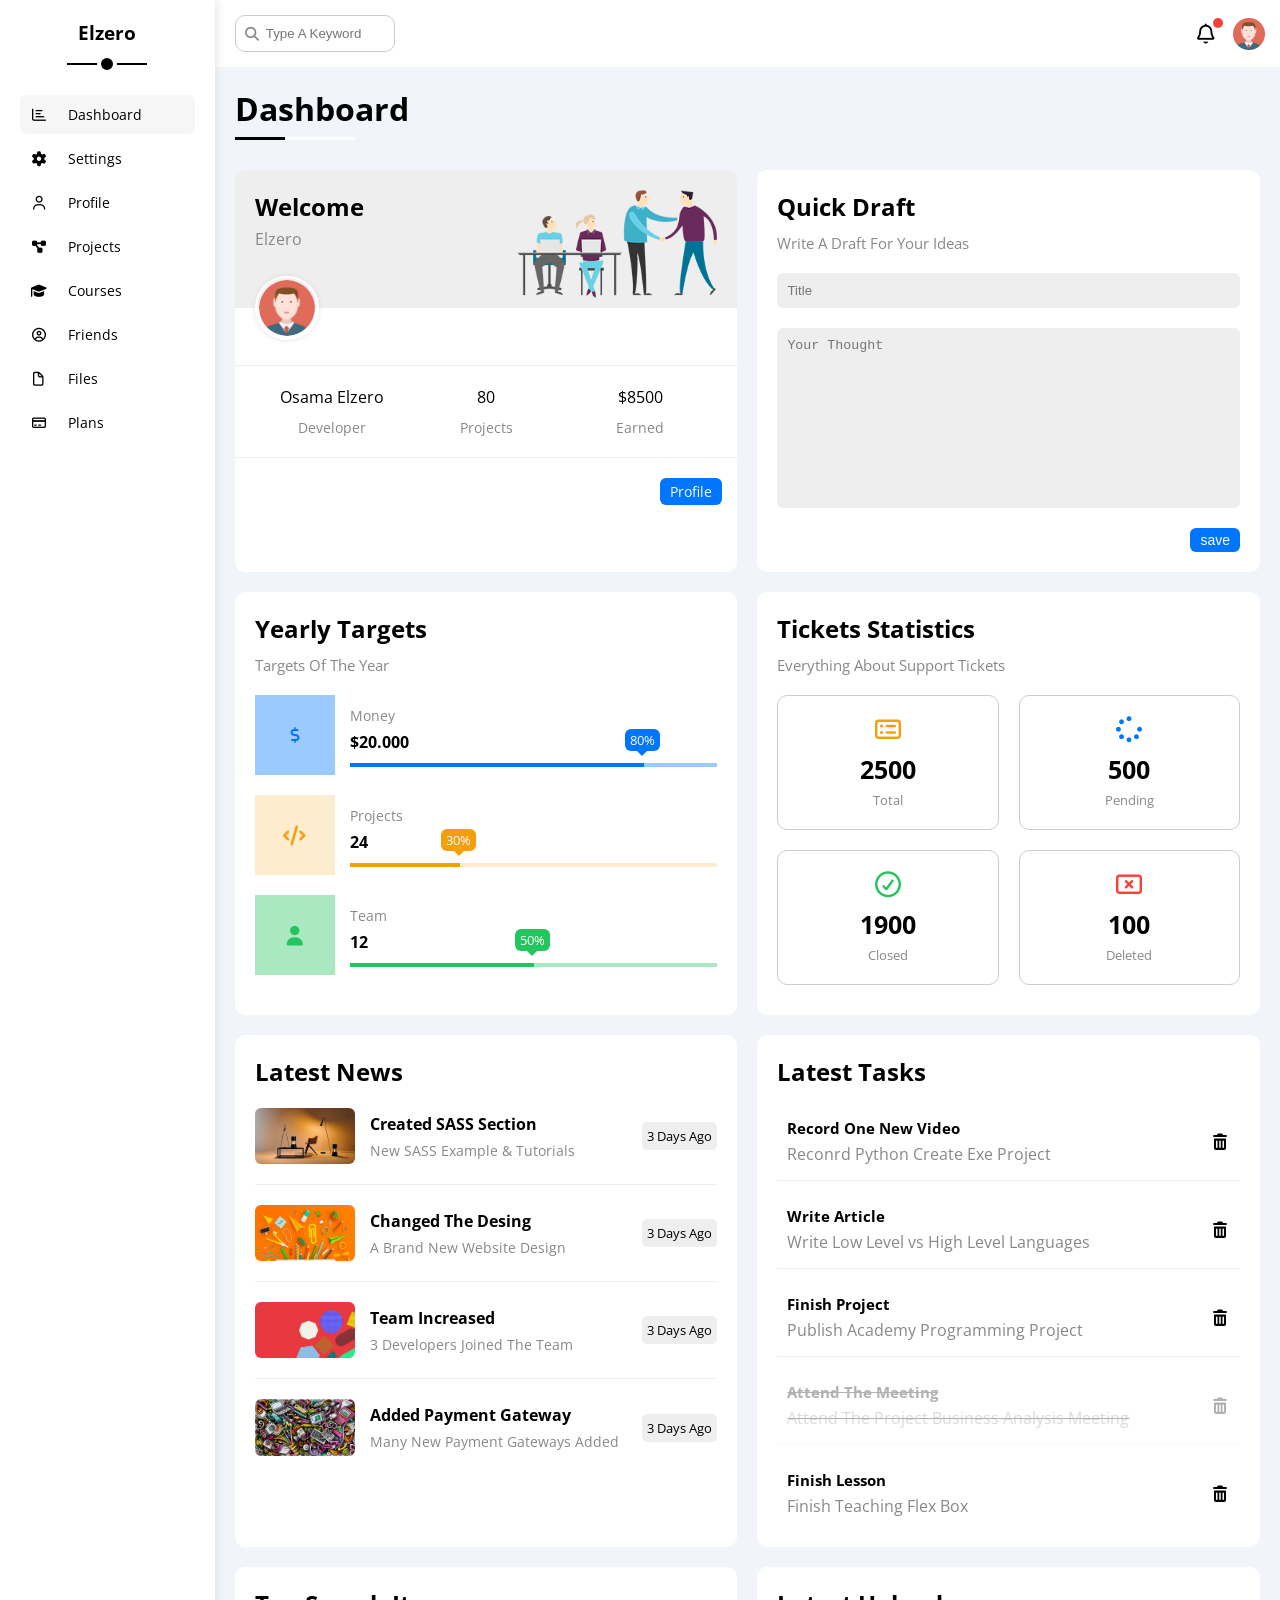
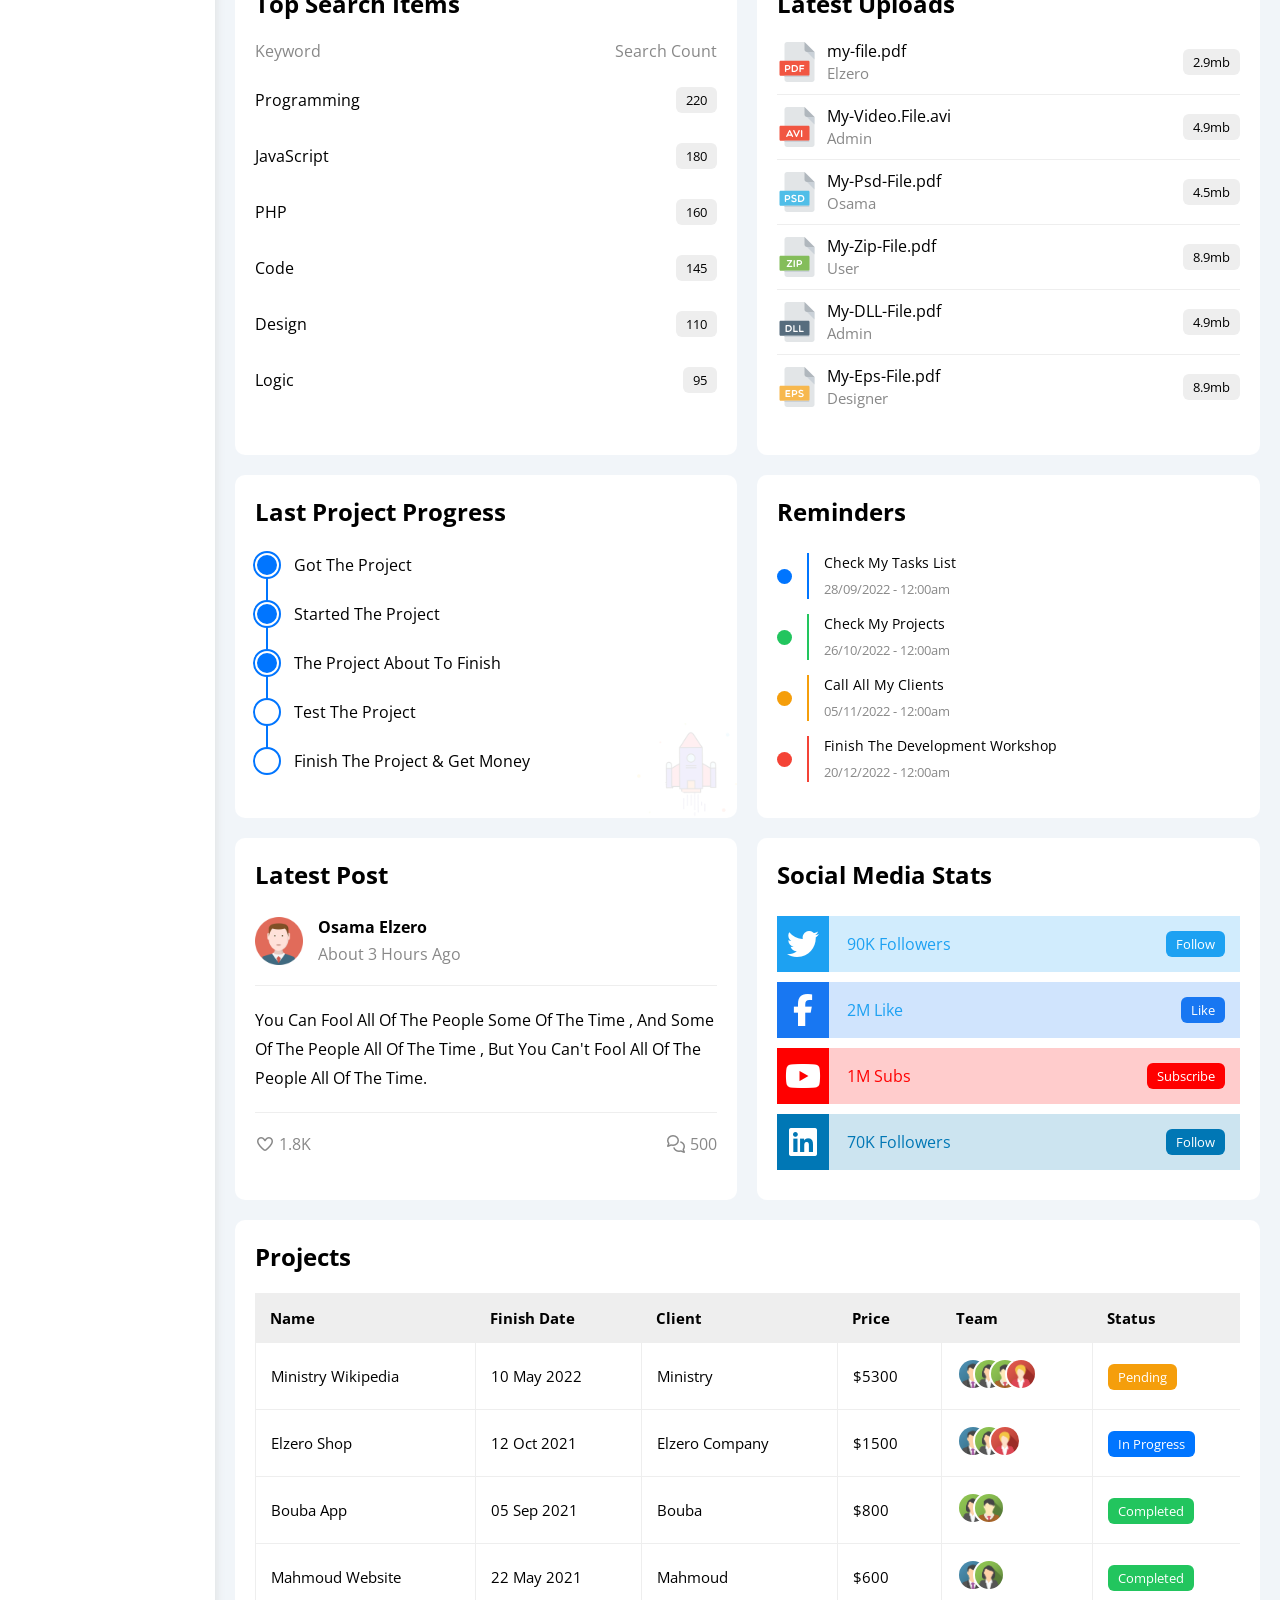
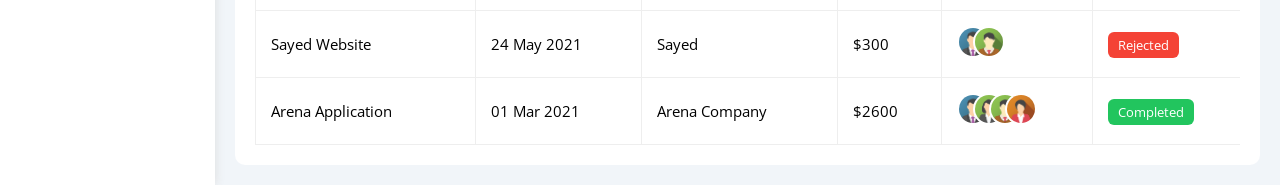
<file: index.html>
<!DOCTYPE html>
<html lang="en">
<head>
    <meta charset="UTF-8">
    <meta name="viewport" content="width=device-width, initial-scale=1.0">
    <title>Dashboard</title>
    <!-- Style Sheets -->
    <!-- Web Fonts -->
    <link rel="stylesheet" href="css/all.min.css">
    <!-- Framework Sheet -->
    <link rel="stylesheet" href="css/framework.css">
    <!-- Master CSS File -->
    <link rel="stylesheet" href="css/master.css">
    <!-- Google Fonts -->
    <link rel="preconnect" href="https://fonts.googleapis.com">
    <link rel="preconnect" href="https://fonts.gstatic.com" crossorigin>
    <link href="https://fonts.googleapis.com/css2?family=Open+Sans:ital,wght@0,300..800;1,300..800&display=swap" rel="stylesheet">
</head>
<body>
    <div class="page d-flex">
        <div class="sidebar bg-white p-20 p-relative">
            <h3 class="p-relative txt-c mt-0">Elzero</h3>
            <ul>
                <li>
                    <a class="active d-flex align-center fs-14 c-black rad-6 p-10" href="index.html">
                        <i class="fa-regular fa-chart-bar fa-fw"></i>
                        <span>Dashboard</span>
                    </a>
                </li>
                <li>
                    <a class="d-flex align-center fs-14 c-black rad-6 p-10" href="settings.html">
                        <i class="fa-solid fa-gear fa-fw"></i>
                        <span>Settings</span>
                    </a>
                </li>
                <li>
                    <a class="d-flex align-center fs-14 c-black rad-6 p-10" href="profile.html">
                        <i class="fa-regular fa-user fa-fw"></i>
                        <span>Profile</span>
                    </a>
                </li>
                <li>
                    <a class="d-flex align-center fs-14 c-black rad-6 p-10" href="projects.html">
                        <i class="fa-solid fa-diagram-project fa-fw"></i>
                        <span>Projects</span>
                    </a>
                </li>
                <li>
                    <a class="d-flex align-center fs-14 c-black rad-6 p-10" href="courses.html">
                        <i class="fa-solid fa-graduation-cap fa-fw"></i>
                        <span>Courses</span>
                    </a>
                </li>
                <li>
                    <a class="d-flex align-center fs-14 c-black rad-6 p-10" href="friends.html">
                        <i class="fa-regular fa-circle-user fa-fw"></i>
                        <span>Friends</span>
                    </a>
                </li>
                <li>
                    <a class="d-flex align-center fs-14 c-black rad-6 p-10" href="files.html">
                        <i class="fa-regular fa-file fa-fw"></i>
                        <span>Files</span>
                    </a>
                </li>
                <li>
                    <a class="d-flex align-center fs-14 c-black rad-6 p-10" href="plans.html">
                        <i class="fa-regular fa-credit-card fa-fw"></i>
                        <span>Plans</span>
                    </a>
                </li>
            </ul>
        </div>
        <div class="content w-full">
            <!-- Start Head -->
            <div class="head bg-white p-15 between-flex">
                <div class="search p-relative">
                    <input class="p-10" type="search" placeholder="Type A Keyword" />
                </div>
                <div class="icons d-flex align-center">
                    <span class="notification p-relative">
                        <i class="fa-regular fa-bell fa-lg"></i>
                    </span>
                    <img decoding="async" src="imgs/avatar.png" alt="" />
                </div>
            </div>
            <!-- End Head -->   
            <h1 class="p-relative">Dashboard</h1> 
            <div class="wrapper d-grid gap-20">
                <!-- Start Welcome Widget -->
                <div class="welcome bg-white rad-10 txt-c-mobile block-mobile">
                    <div class="intro p-20 d-flex space-between bg-eee">
                        <div>
                            <h2 class="m-0">Welcome</h2>
                            <p class="c-grey mt-5">Elzero</p>
                        </div>
                        <img class="hide-mobile" src="imgs/welcome.png" alt="">
                    </div>
                    <img class="avatar" src="imgs/avatar.png" >
                    <div class="body txt-c d-flex p-20 mt-20 mb-20 block-mobile">
                        <div>Osama Elzero <span class="d-block c-grey fs-14 mt-10">Developer</span></div>
                        <div>80 <span class="d-block c-grey fs-14 mt-10">Projects</span></div>
                        <div>$8500 <span class="d-block c-grey fs-14 mt-10">Earned</span></div>
                    </div>
                    <a href="profile.html" class="visit d-block fs-14 bg-blue c-white w-fit btn-shape">Profile</a>
                </div>
                <!-- End Welcome Widget -->
                <!-- Start Quick Draft Widget -->
                <div class="quick-draft bg-white p-20 rad-10 ">
                    <h2 class="mt-0 mb-10">Quick Draft</h2>
                    <p class="c-grey mt-0 fs-15 mb-20">Write A Draft For Your Ideas</p>
                    <form>
                        <input class="d-block mb-20 w-full p-10 b-none bg-eee rad-6" type="text" placeholder="Title">
                        <textarea class="d-block mb-20 w-full p-10 b-none bg-eee rad-6" placeholder="Your Thought"></textarea>
                        <input class="d-block fs-14 bg-blue c-white b-none w-fit btn-shape" type="submit" value="save">
                    </form>
                </div>
                <!-- End Quick Draft Widget -->
                <!-- Start Targets Widget -->
                <div class="targets bg-white p-20 rad-10">
                    <h2 class="mt-0 mb-10">Yearly Targets</h2>
                    <p class="mt-0 mb-20 c-grey fs-15">Targets Of The Year</p>
                    <!-- Blue -->
                    <div class="target-row mb-20 blue center-flex">
                        <div class="icon center-flex">
                            <i class="fa-solid fa-dollar-sign c-blue"></i>
                        </div>
                        <div class="details">
                            <span class="fs-14 c-grey">Money</span>
                            <span class="d-block mt-5 mb-10 fwb">$20.000</span>
                            <div class="progress p-relative">
                                <span class="bg-blue blue" style="width: 80%">
                                    <span class="bg-blue">80%</span>
                                </span>
                            </div>
                        </div>
                    </div>
                    <!-- Orange -->
                    <div class="target-row mb-20 orange center-flex">
                        <div class="icon center-flex">
                            <i class="fa-solid fa-code fa-lg c-orange"></i>
                        </div>
                        <div class="details">
                            <span class="fs-14 c-grey">Projects</span>
                            <span class="d-block mt-5 mb-10 fwb">24</span>
                            <div class="progress p-relative">
                                <span class="orange bg-orange" style="width: 30%;">
                                    <span class="bg-orange">30%</span>
                                </span>
                            </div>
                        </div>
                    </div>
                    <!-- Green -->
                    <div class="target-row mb-20 green center-flex">
                        <div class="icon center-flex">
                            <i class="fa-solid fa-user fa-lg c-green"></i>
                        </div>
                        <div class="details">
                            <span class="fs-14 c-grey">Team</span>
                            <span class="d-block mt-5 mb-10 fwb">12</span>
                            <div class="progress p-relative">
                                <span class="green bg-green" style="width: 50%;">
                                    <span class="bg-green">50%</span>
                                </span>
                            </div>
                        </div>
                    </div>
                </div>
                <!-- End Targets Widget -->
                <!-- Start Tickets Widget -->
                <div class="tickets bg-white rad-10 p-20">
                    <h2 class="mt-0 mb-10">Tickets Statistics</h2>
                    <p class="mt-0 mb-20 c-grey fs-15">Everything About Support Tickets</p>
                    <div class="d-flex txt-c gap-20 f-wrap">
                        <div class="box c-grey fs-13 rad-10 p-20">
                            <i class="fa-regular fa-rectangle-list fa-2x mb-10 c-orange"></i>
                            <span class="d-block fwb c-black fs-25 mb-5">2500</span>
                            <div class="c-grey">Total</div>
                        </div>
                        <div class="box c-grey fs-13 rad-10 p-20">
                            <i class="fa-solid fa-spinner fa-2x mb-10 c-blue"></i>
                            <span class="d-block fwb c-black fs-25 mb-5">500</span>
                            <div class="c-grey">Pending</div>
                        </div>
                        <div class="box c-grey fs-13 rad-10 p-20">
                            <i class="fa-regular fa-circle-check fa-2x mb-10 c-green"></i>
                            <span class="d-block fwb c-black fs-25 mb-5">1900</span>
                            <div class="c-grey">Closed</div>
                        </div>
                        <div class="box c-grey fs-13 rad-10 p-20">
                            <i class="fa-regular fa-rectangle-xmark fa-2x mb-10 c-red"></i>
                            <span class="d-block fwb c-black fs-25 mb-5">100</span>
                            <div class="c-grey">Deleted</div>
                        </div>
                    </div>
                </div>
                <!-- End Tickets Widget -->
                <!-- Start News Widget -->
                <div class="news bg-white rad-10 p-20 txt-c-mobile">
                    <h2 class="mt-0">Latest News</h2>
                    <div class="news-row d-flex align-center">
                        <img src="imgs/news-01.png">
                        <div class="info">
                            <h3 class="mt-0 mb-10">Created SASS Section</h3>
                            <p class="c-grey fs-14 m-0">New SASS Example & Tutorials</p>
                        </div>
                        <div class="label bg-eee btn-shape fs-13">3 Days Ago</div>
                    </div>
                    <div class="news-row d-flex align-center">
                        <img src="imgs/news-02.png">
                        <div class="info">
                            <h3 class="mt-0 mb-10">Changed The Desing</h3>
                            <p class="c-grey fs-14 m-0">A Brand New Website Design</p>
                        </div>
                        <div class="label bg-eee btn-shape fs-13">3 Days Ago</div>
                    </div>
                    <div class="news-row d-flex align-center">
                        <img src="imgs/news-03.png">
                        <div class="info">
                            <h3 class="mt-0 mb-10">Team Increased</h3>
                            <p class="c-grey fs-14 m-0">3 Developers Joined The Team</p>
                        </div>
                        <div class="label bg-eee btn-shape fs-13">3 Days Ago</div>
                    </div>
                    <div class="news-row d-flex align-center">
                        <img src="imgs/news-04.png">
                        <div class="info">
                            <h3 class="mt-0 mb-10">Added Payment Gateway</h3>
                            <p class="c-grey fs-14 m-0">Many New Payment Gateways Added</p>
                        </div>
                        <div class="label bg-eee btn-shape fs-13">3 Days Ago</div>
                    </div>
                </div>
                <!-- End News Widget -->
                <!-- Start Tasks Widget -->
                <div class="latest-tasks bg-white rad-10 p-20">
                    <h2 class="mt-0 mb-20">Latest Tasks</h2>
                    <div class="task-row between-flex mb-10 p-10">
                        <div class="info">
                            <h3 class="mt-0 mb-5 fs-15">Record One New Video</h3>
                            <p class="c-grey m-0">Reconrd Python Create Exe Project</p>
                        </div>
                        <i class="fa-solid fa-trash-can delete"></i>
                    </div>
                    <div class="task-row between-flex p-10">
                        <div class="info">
                            <h3 class="mt-0 mb-5 fs-15">Write Article</h3>
                            <p class="c-grey m-0">Write Low Level vs High Level Languages</p>
                        </div>
                        <i class="fa-solid fa-trash-can delete"></i>
                    </div>
                    <div class="task-row between-flex p-10">
                        <div class="info">
                            <h3 class="mt-0 mb-5 fs-15">Finish Project</h3>
                            <p class="c-grey m-0">Publish Academy Programming Project</p>
                        </div>
                        <i class="fa-solid fa-trash-can delete"></i>
                    </div>
                    <div class="task-row between-flex p-10 done">
                        <div class="info">
                            <h3 class="mt-0 mb-5 fs-15">Attend The Meeting</h3>
                            <p class="c-grey m-0">Attend The Project Business Analysis Meeting</p>
                        </div>
                        <i class="fa-solid fa-trash-can delete"></i>
                    </div>
                    <div class="task-row between-flex p-10">
                        <div class="info">
                            <h3 class="mt-0 mb-5 fs-15">Finish Lesson</h3>
                            <p class="c-grey m-0">Finish Teaching Flex Box</p>
                        </div>
                        <i class="fa-solid fa-trash-can delete"></i>
                    </div>
                </div>
                <!-- End Tasks Widget -->
                <!-- Start Top Search Widget -->
                <div class="top-search bg-white rad-10 p-20">
                    <h2 class="mt-0 mb-20">Top Search Items</h2>
                    <div class="items-head between-flex c-grey mb-10">
                        <span>Keyword</span>
                        <span>Search Count</span>
                    </div>
                    <div class="items between-flex pt-15 pb-15">
                        <span>Programming</span>
                        <span class="bg-eee fs-13 btn-shape">220</span>
                    </div>
                    <div class="items between-flex pt-15 pb-15">
                        <span>JavaScript</span>
                        <span class="bg-eee fs-13 btn-shape">180</span>
                    </div>
                    <div class="items between-flex pt-15 pb-15">
                        <span>PHP</span>
                        <span class="bg-eee fs-13 btn-shape">160</span>
                    </div>
                    <div class="items between-flex pt-15 pb-15">
                        <span>Code</span>
                        <span class="bg-eee fs-13 btn-shape">145</span>
                    </div>
                    <div class="items between-flex pt-15 pb-15">
                        <span>Design</span>
                        <span class="bg-eee fs-13 btn-shape">110</span>
                    </div>
                    <div class="items between-flex pt-15 pb-15">
                        <span>Logic</span>
                        <span class="bg-eee fs-13 btn-shape">95</span>
                    </div>
                </div>
                <!-- End Top Search Widget -->
                <!-- Start Latest Uploads -->
                <div class="latest-uploads bg-white p-20 rad-10">
                    <h2 class="mt-0 mb-20">Latest Uploads</h2>
                    <ul>
                        <li class="between-flex pb-10 mb-10">
                            <div class="d-flex align-center">
                                <img src="imgs/pdf.svg" class="mr-10">
                                <div>
                                    <span class="d-block">my-file.pdf</span>
                                    <span class="fs-15 c-grey">Elzero</span>
                                </div>
                            </div>
                            <div class="bg-eee btn-shape fs-13">
                                2.9mb
                            </div>
                        </li>
                        <li class="between-flex pb-10 mb-10">
                            <div class="d-flex align-center">
                                <img src="imgs/avi.svg" class="mr-10">
                                <div>
                                    <span class="d-block">My-Video.File.avi</span>
                                    <span class="fs-15 c-grey">Admin</span>
                                </div>
                            </div>
                            <div class="bg-eee btn-shape fs-13">
                                4.9mb
                            </div>
                        </li>
                        <li class="between-flex pb-10 mb-10">
                            <div class="d-flex align-center">
                                <img src="imgs/psd.svg" class="mr-10">
                                <div>
                                    <span class="d-block">My-Psd-File.pdf</span>
                                    <span class="fs-15 c-grey">Osama</span>
                                </div>
                            </div>
                            <div class="bg-eee btn-shape fs-13">
                                4.5mb
                            </div>
                        </li>
                        <li class="between-flex pb-10 mb-10">
                            <div class="d-flex align-center">
                                <img src="imgs/zip.svg" class="mr-10">
                                <div>
                                    <span class="d-block">My-Zip-File.pdf</span>
                                    <span class="fs-15 c-grey">User</span>
                                </div>
                            </div>
                            <div class="bg-eee btn-shape fs-13">
                                8.9mb
                            </div>
                        </li>
                        <li class="between-flex pb-10 mb-10">
                            <div class="d-flex align-center">
                                <img src="imgs/dll.svg" class="mr-10">
                                <div>
                                    <span class="d-block">My-DLL-File.pdf</span>
                                    <span class="fs-15 c-grey">Admin</span>
                                </div>
                            </div>
                            <div class="bg-eee btn-shape fs-13">
                                4.9mb
                            </div>
                        </li>
                        <li class="between-flex pb-10 mb-10">
                            <div class="d-flex align-center">
                                <img src="imgs/eps.svg" class="mr-10">
                                <div>
                                    <span class="d-block">My-Eps-File.pdf</span>
                                    <span class="fs-15 c-grey">Designer</span>
                                </div>
                            </div>
                            <div class="bg-eee btn-shape fs-13">
                                8.9mb
                            </div>
                        </li>
                    </ul>
                </div>
                <!-- End Latest Uploads -->
                <!-- Start Project Progress -->
                <div class="project bg-white rad-10 p-20 p-relative">
                    <h2 class="mt-0 mb-20">Last Project Progress</h2>
                    <ul class="p-relative">
                        <li class="mt-25 d-flex align-center done">Got The Project</li>
                        <li class="mt-25 d-flex align-center done">Started The Project</li>
                        <li class="mt-25 d-flex align-center done">The Project About To Finish</li>
                        <li class="mt-25 d-flex align-center current">Test The Project</li>
                        <li class="mt-25 d-flex align-center">Finish The Project & Get Money</li>
                    </ul>
                    <img class="launch-icon hide-mobile" src="imgs/project.png" alt="">
                </div>
                <!-- End Project Progress -->
                <!-- Start Reminders -->
                <div class="reminders p-20 bg-white rad-10 p-relative">
                    <h2 class="mt-0 mb-25">Reminders</h2>
                    <ul>
                        <li class="d-flex align-center mt-15">
                            <span class="key bg-blue mr-15 d-block rad-half"></span>
                            <div class="pl-15 blue">
                                <p class="fs-14 fw-bold mt-0 mb-5">Check My Tasks List</p>
                                <span class="fs-13 c-grey">28/09/2022 - 12:00am</span>
                            </div>
                        </li>
                        <li class="d-flex align-center mt-15">
                            <span class="key bg-green mr-15 d-block rad-half"></span>
                            <div class="pl-15 green">
                                <p class="fs-14 fw-bold mt-0 mb-5">Check My Projects</p>
                                <span class="fs-13 c-grey">26/10/2022 - 12:00am</span>
                            </div>
                        </li>
                        <li class="d-flex align-center mt-15">
                            <span class="key bg-orange mr-15 d-block rad-half"></span>
                            <div class="pl-15 orange">
                                <p class="fs-14 fw-bold mt-0 mb-5">Call All My Clients</p>
                                <span class="fs-13 c-grey">05/11/2022 - 12:00am</span>
                            </div>
                        </li>
                        <li class="d-flex align-center mt-15">
                            <span class="key bg-red mr-15 d-block rad-half"></span>
                            <div class="pl-15 red">
                                <p class="fs-14 fw-bold mt-0 mb-5">Finish The Development Workshop</p>
                                <span class="fs-13 c-grey">20/12/2022 - 12:00am</span>
                            </div>
                        </li>
                    </ul>
                </div>
                <!-- End Reminders -->
                <!-- Start Latest Post Widget -->
                <div class="latest-post bg-white p-20 rad-10 p-relative">
                    <h2 class="mt-0 mb-25">Latest Post</h2>
                    <div class="first d-flex align-center">
                        <img class="avatar mr-15" src="imgs/avatar.png" alt="">
                        <div class="info">
                            <span class="d-block mb-5 fwb">Osama Elzero</span>
                            <span class="c-grey">About 3 Hours Ago </span>
                        </div>
                    </div>
                    <div class="post-content txt-c-mobile pt-20 pb-20 mt-20 mb-20">
                        You Can Fool All Of The People Some Of The Time , And Some Of The People All Of The Time , But You Can't Fool All Of The People All Of The Time.
                    </div>
                    <div class="post-stats between-flex c-grey">
                        <div>
                            <i class="fa-regular fa-heart"></i>
                            <span>1.8K</span>
                        </div>
                        <div>
                            <i class="fa-regular fa-comments"></i>
                            <span>500</span>
                        </div>
                    </div>
                </div>
                <!-- End Latest Post Widget -->
                <!-- Start Social Media Stats -->
                <div class="social-media bg-white p-20 rad-10">
                    <h2 class="mt-0 mb-25">Social Media Stats</h2>
                    <div class="box twitter p-15 p-relative mb-10 between-flex">
                        <i class="fa-brands fa-twitter fa-2x c-white h-full center-flex"></i>
                        <span>90K Followers</span>
                        <a class="fs-13 c-white btn-shape" href="#">Follow</a>
                    </div>
                    <div class="box facebook p-15 p-relative mb-10 between-flex">
                        <i class="fa-brands fa-facebook-f fa-2x c-white h-full center-flex"></i>
                        <span>2M Like</span>
                        <a class="fs-13 c-white btn-shape" href="#">Like</a>
                    </div>
                    <div class="box youtube p-15 p-relative mb-10 between-flex">
                        <i class="fa-brands fa-youtube fa-2x c-white h-full center-flex"></i>
                        <span>1M Subs</span>
                        <a class="fs-13 c-white btn-shape" href="#">Subscribe</a>
                    </div>
                    <div class="box linkedin p-15 p-relative mb-10 between-flex">
                        <i class="fa-brands fa-linkedin fa-2x c-white h-full center-flex"></i>
                        <span>70K Followers</span>
                        <a class="fs-13 c-white btn-shape" href="#">Follow</a>
                    </div>
                </div>
                <!-- End Social Media Stats -->
            </div>
            <!-- Start Projects -->
            <div class="projects bg-white rad-10 p-20 m-20">
                <h2 class="mt-0 mb-20">Projects</h2>
                <div class="responsive-table">
                    <table class="fs-15 w-full">
                        <thead>
                            <tr>
                                <td>Name</td>
                                <td>Finish Date</td>
                                <td>Client</td>
                                <td>Price</td>
                                <td>Team</td>
                                <td>Status</td>
                            </tr>
                        </thead>
                        <tbody>
                            <tr>
                                <td>Ministry Wikipedia</td>
                                <td>10 May 2022</td>
                                <td>Ministry</td>
                                <td>$5300</td>
                                <td>
                                    <img decoding="async" src="imgs/team-01.png" alt="" />
                                    <img decoding="async" src="imgs/team-02.png" alt="" />
                                    <img decoding="async" src="imgs/team-03.png" alt="" />
                                    <img decoding="async" src="imgs/team-05.png" alt="" />
                                </td>
                                <td>
                                    <span class="label btn-shape bg-orange c-white">Pending</span>
                                </td>
                            </tr>
                            <tr>
                                <td>Elzero Shop</td>
                                <td>12 Oct 2021</td>
                                <td>Elzero Company</td>
                                <td>$1500</td>
                                <td>
                                    <img decoding="async" src="imgs/team-01.png" alt="" />
                                    <img decoding="async" src="imgs/team-02.png" alt="" />
                                    <img decoding="async" src="imgs/team-05.png" alt="" />
                                </td>
                                <td><span class="label btn-shape bg-blue c-white">In Progress</span></td>
                            </tr>
                            <tr>
                                <td>Bouba App</td>
                                <td>05 Sep 2021</td>
                                <td>Bouba</td>
                                <td>$800</td>
                                <td>
                                    <img decoding="async" src="imgs/team-02.png" alt="" />
                                    <img decoding="async" src="imgs/team-03.png" alt="" />
                                </td>
                                <td><span class="label btn-shape bg-green c-white">Completed</span></td>
                            </tr>
                            <tr>
                                <td>Mahmoud Website</td>
                                <td>22 May 2021</td>
                                <td>Mahmoud</td>
                                <td>$600</td>
                                <td>
                                    <img decoding="async" src="imgs/team-01.png" alt="" />
                                    <img decoding="async" src="imgs/team-02.png" alt="" />
                                </td>
                                <td><span class="label btn-shape bg-green c-white">Completed</span></td>
                            </tr>
                            <tr>
                                <td>Sayed Website</td>
                                <td>24 May 2021</td>
                                <td>Sayed</td>
                                <td>$300</td>
                                <td>
                                    <img decoding="async" src="imgs/team-01.png" alt="" />
                                    <img decoding="async" src="imgs/team-03.png" alt="" />
                                </td>
                                <td><span class="label btn-shape bg-red c-white">Rejected</span></td>
                            </tr>
                            <tr>
                                <td>Arena Application</td>
                                <td>01 Mar 2021</td>
                                <td>Arena Company</td>
                                <td>$2600</td>
                                <td>
                                    <img decoding="async" src="imgs/team-01.png" alt="" />
                                    <img decoding="async" src="imgs/team-02.png" alt="" />
                                    <img decoding="async" src="imgs/team-03.png" alt="" />
                                    <img decoding="async" src="imgs/team-04.png" alt="" />
                                </td>
                                <td><span class="label btn-shape bg-green c-white">Completed</span></td>
                            </tr>
                        </tbody>
                    </table>
                </div>
            </div>
            <!-- End Projects -->
        </div>
    </div>
</body>
</html>
</file>
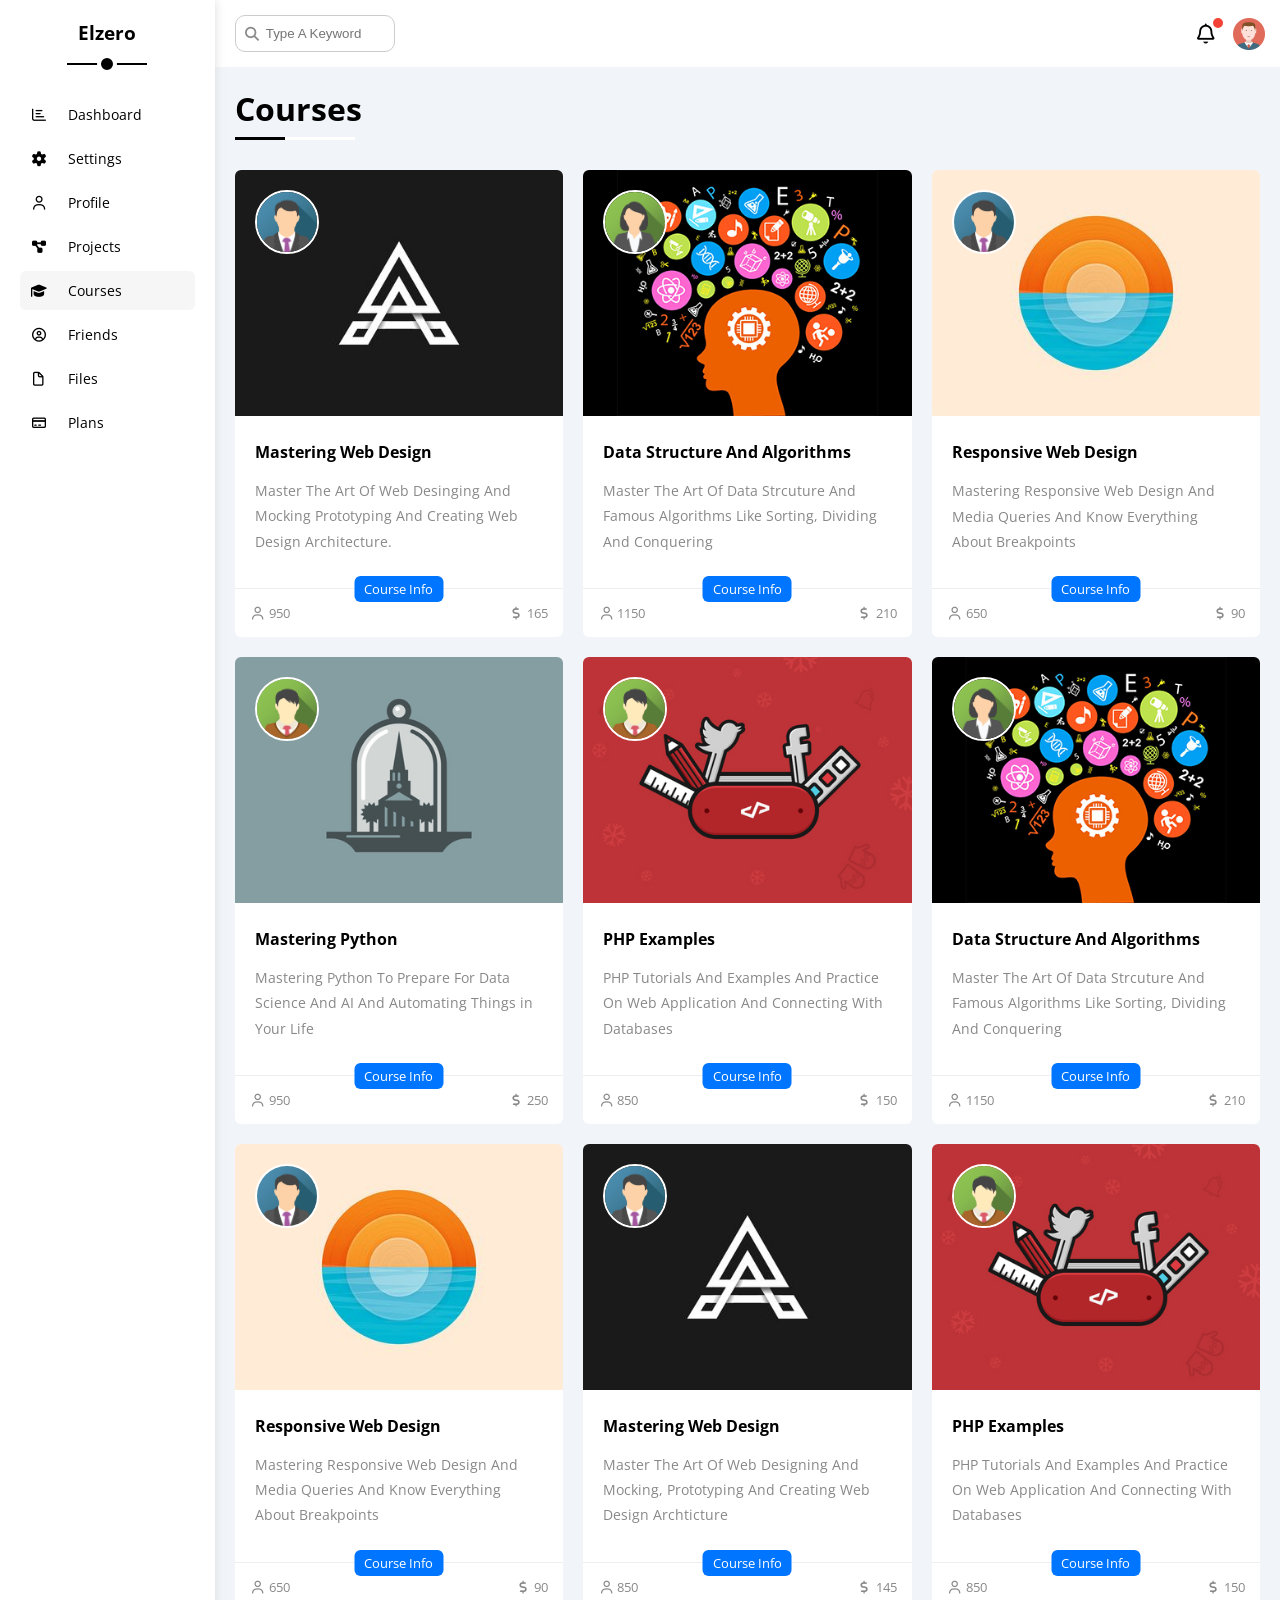
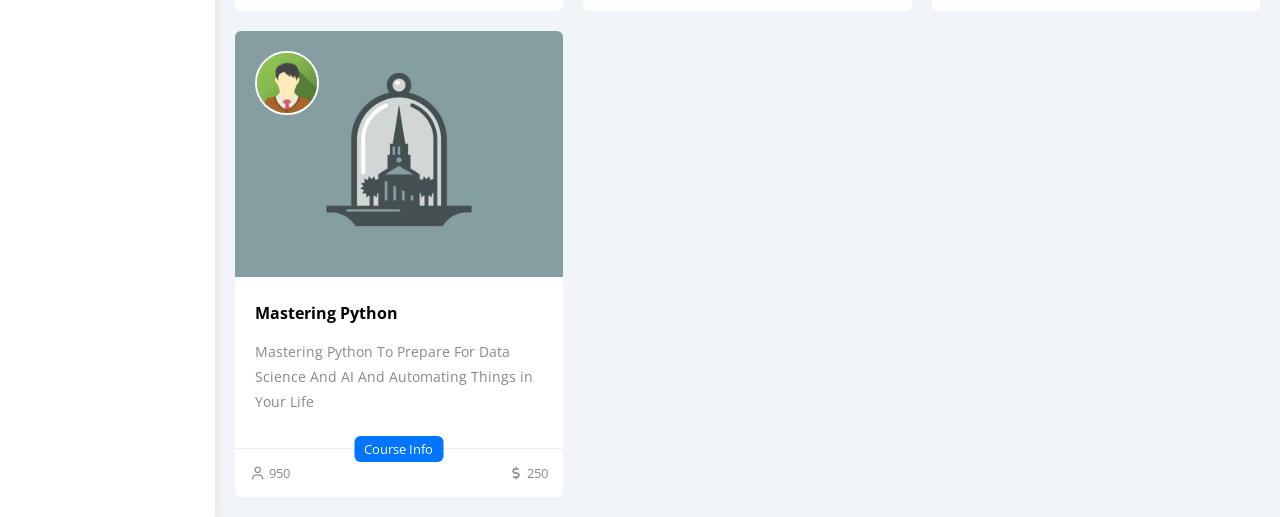
<file: courses.html>
<!DOCTYPE html>
<html lang="en">
<head>
    <meta charset="UTF-8">
    <meta name="viewport" content="width=device-width, initial-scale=1.0">
    <title>Courses</title>
    <!-- Style Sheets -->
    <!-- Web Fonts -->
    <link rel="stylesheet" href="css/all.min.css">
    <!-- Framework Sheet -->
    <link rel="stylesheet" href="css/framework.css">
    <!-- Master CSS File -->
    <link rel="stylesheet" href="css/master.css">
    <!-- Google Fonts -->
    <link rel="preconnect" href="https://fonts.googleapis.com">
    <link rel="preconnect" href="https://fonts.gstatic.com" crossorigin>
    <link href="https://fonts.googleapis.com/css2?family=Open+Sans:ital,wght@0,300..800;1,300..800&display=swap" rel="stylesheet">
</head>
<body>
    <div class="page d-flex">
        <div class="sidebar bg-white p-20 p-relative">
            <h3 class="p-relative txt-c mt-0">Elzero</h3>
            <ul>
                <li>
                    <a class="d-flex align-center fs-14 c-black rad-6 p-10" href="index.html">
                        <i class="fa-regular fa-chart-bar fa-fw"></i>
                        <span>Dashboard</span>
                    </a>
                </li>
                <li>
                    <a class="d-flex align-center fs-14 c-black rad-6 p-10" href="settings.html">
                        <i class="fa-solid fa-gear fa-fw"></i>
                        <span>Settings</span>
                    </a>
                </li>
                <li>
                    <a class="d-flex align-center fs-14 c-black rad-6 p-10" href="profile.html">
                        <i class="fa-regular fa-user fa-fw"></i>
                        <span>Profile</span>
                    </a>
                </li>
                <li>
                    <a class="d-flex align-center fs-14 c-black rad-6 p-10" href="projects.html">
                        <i class="fa-solid fa-diagram-project fa-fw"></i>
                        <span>Projects</span>
                    </a>
                </li>
                <li>
                    <a class="active d-flex align-center fs-14 c-black rad-6 p-10" href="courses.html">
                        <i class="fa-solid fa-graduation-cap fa-fw"></i>
                        <span>Courses</span>
                    </a>
                </li>
                <li>
                    <a class="d-flex align-center fs-14 c-black rad-6 p-10" href="friends.html">
                        <i class="fa-regular fa-circle-user fa-fw"></i>
                        <span>Friends</span>
                    </a>
                </li>
                <li>
                    <a class="d-flex align-center fs-14 c-black rad-6 p-10" href="files.html">
                        <i class="fa-regular fa-file fa-fw"></i>
                        <span>Files</span>
                    </a>
                </li>
                <li>
                    <a class="d-flex align-center fs-14 c-black rad-6 p-10" href="plans.html">
                        <i class="fa-regular fa-credit-card fa-fw"></i>
                        <span>Plans</span>
                    </a>
                </li>
            </ul>
        </div>
        <div class="content w-full">
            <!-- Start Head -->
            <div class="head bg-white p-15 between-flex">
                <div class="search p-relative">
                    <input class="p-10" type="search" placeholder="Type A Keyword" />
                </div>
                <div class="icons d-flex align-center">
                    <span class="notification p-relative">
                        <i class="fa-regular fa-bell fa-lg"></i>
                    </span>
                    <img decoding="async" src="imgs/avatar.png" alt="" />
                </div>
            </div>
            <!-- End Head -->   
            <h1 class="p-relative">Courses</h1> 
            <div class="courses-page d-grid gap-20 m-20">
                <div class="course bg-white rad-6 p-relative">
                    <img class="cover" src="imgs/course-01.jpg" alt="">
                    <img class="instructor" src="imgs/team-01.png" alt="">
                    <div class="p-20">
                        <h4 class="m-0">Mastering Web Design</h4>
                        <p class="description c-grey mt-15 fs-14">Master The Art Of Web Desinging And Mocking Prototyping And Creating Web Design Architecture.</p>
                    </div>
                    <div class="info between-flex p-relative p-15">
                        <span class="title bg-blue c-white btn-shape">Course Info</span>
                        <span class="c-grey">
                            <i class="fa-regular fa-user"></i>
                            950
                        </span>
                        <span class="c-grey">
                            <i class="fa-solid fa-dollar-sign"></i>
                            165
                        </span>
                    </div>
                </div>
                <div class="course bg-white rad-6 p-relative">
                    <img decoding="async" class="cover" src="imgs/course-02.jpg" alt="" />
                    <img decoding="async" class="instructor" src="imgs/team-02.png" alt="" />
                    <div class="p-20">
                    <h4 class="m-0">Data Structure And Algorithms</h4>
                    <p class="description c-grey mt-15 fs-14">
                        Master The Art Of Data Strcuture And Famous Algorithms Like Sorting, Dividing And Conquering
                    </p>
                    </div>
                    <div class="info p-15 p-relative between-flex">
                    <span class="title bg-blue c-white btn-shape">Course Info</span>
                    <span class="c-grey"> <i class="fa-regular fa-user"></i> 1150</span>
                    <span class="c-grey"><i class="fa-solid fa-dollar-sign"></i> 210</span>
                    </div>
                </div>
                <div class="course bg-white rad-6 p-relative">
                    <img decoding="async" class="cover" src="imgs/course-03.jpg" alt="" />
                    <img decoding="async" class="instructor" src="imgs/team-01.png" alt="" />
                    <div class="p-20">
                    <h4 class="m-0">Responsive Web Design</h4>
                    <p class="description c-grey mt-15 fs-14">
                        Mastering Responsive Web Design And Media Queries And Know Everything About Breakpoints
                    </p>
                    </div>
                    <div class="info p-15 p-relative between-flex">
                    <span class="title bg-blue c-white btn-shape">Course Info</span>
                    <span class="c-grey"> <i class="fa-regular fa-user"></i> 650</span>
                    <span class="c-grey"><i class="fa-solid fa-dollar-sign"></i> 90</span>
                    </div>
                </div>
                <div class="course bg-white rad-6 p-relative">
                    <img decoding="async" class="cover" src="imgs/course-04.jpg" alt="" />
                    <img decoding="async" class="instructor" src="imgs/team-03.png" alt="" />
                    <div class="p-20">
                    <h4 class="m-0">Mastering Python</h4>
                    <p class="description c-grey mt-15 fs-14">
                        Mastering Python To Prepare For Data Science And AI And Automating Things in Your Life
                    </p>
                    </div>
                    <div class="info p-15 p-relative between-flex">
                    <span class="title bg-blue c-white btn-shape">Course Info</span>
                    <span class="c-grey"> <i class="fa-regular fa-user"></i> 950</span>
                    <span class="c-grey"><i class="fa-solid fa-dollar-sign"></i> 250</span>
                    </div>
                </div>
                <div class="course bg-white rad-6 p-relative">
                    <img decoding="async" class="cover" src="imgs/course-05.jpg" alt="" />
                    <img decoding="async" class="instructor" src="imgs/team-03.png" alt="" />
                    <div class="p-20">
                    <h4 class="m-0">PHP Examples</h4>
                    <p class="description c-grey mt-15 fs-14">
                        PHP Tutorials And Examples And Practice On Web Application And Connecting With Databases
                    </p>
                    </div>
                    <div class="info p-15 p-relative between-flex">
                    <span class="title bg-blue c-white btn-shape">Course Info</span>
                    <span class="c-grey"> <i class="fa-regular fa-user"></i> 850</span>
                    <span class="c-grey"><i class="fa-solid fa-dollar-sign"></i> 150</span>
                    </div>
                </div>
                <div class="course bg-white rad-6 p-relative">
                    <img decoding="async" class="cover" src="imgs/course-02.jpg" alt="" />
                    <img decoding="async" class="instructor" src="imgs/team-02.png" alt="" />
                    <div class="p-20">
                    <h4 class="m-0">Data Structure And Algorithms</h4>
                    <p class="description c-grey mt-15 fs-14">
                        Master The Art Of Data Strcuture And Famous Algorithms Like Sorting, Dividing And Conquering
                    </p>
                    </div>
                    <div class="info p-15 p-relative between-flex">
                    <span class="title bg-blue c-white btn-shape">Course Info</span>
                    <span class="c-grey"> <i class="fa-regular fa-user"></i> 1150</span>
                    <span class="c-grey"><i class="fa-solid fa-dollar-sign"></i> 210</span>
                    </div>
                </div>
                <div class="course bg-white rad-6 p-relative">
                    <img decoding="async" class="cover" src="imgs/course-03.jpg" alt="" />
                    <img decoding="async" class="instructor" src="imgs/team-01.png" alt="" />
                    <div class="p-20">
                    <h4 class="m-0">Responsive Web Design</h4>
                    <p class="description c-grey mt-15 fs-14">
                        Mastering Responsive Web Design And Media Queries And Know Everything About Breakpoints
                    </p>
                    </div>
                    <div class="info p-15 p-relative between-flex">
                    <span class="title bg-blue c-white btn-shape">Course Info</span>
                    <span class="c-grey"> <i class="fa-regular fa-user"></i> 650</span>
                    <span class="c-grey"><i class="fa-solid fa-dollar-sign"></i> 90</span>
                    </div>
                </div>
                <div class="course bg-white rad-6 p-relative">
                    <img decoding="async" class="cover" src="imgs/course-01.jpg" alt="" />
                    <img decoding="async" class="instructor" src="imgs/team-01.png" alt="" />
                    <div class="p-20">
                    <h4 class="m-0">Mastering Web Design</h4>
                    <p class="description c-grey mt-15 fs-14">
                        Master The Art Of Web Designing And Mocking, Prototyping And Creating Web Design Archticture
                    </p>
                    </div>
                    <div class="info p-15 p-relative between-flex">
                    <span class="title bg-blue c-white btn-shape">Course Info</span>
                    <span class="c-grey"> <i class="fa-regular fa-user"></i> 850</span>
                    <span class="c-grey"><i class="fa-solid fa-dollar-sign"></i> 145</span>
                    </div>
                </div>
                <div class="course bg-white rad-6 p-relative">
                    <img decoding="async" class="cover" src="imgs/course-05.jpg" alt="" />
                    <img decoding="async" class="instructor" src="imgs/team-03.png" alt="" />
                    <div class="p-20">
                    <h4 class="m-0">PHP Examples</h4>
                    <p class="description c-grey mt-15 fs-14">
                        PHP Tutorials And Examples And Practice On Web Application And Connecting With Databases
                    </p>
                    </div>
                    <div class="info p-15 p-relative between-flex">
                    <span class="title bg-blue c-white btn-shape">Course Info</span>
                    <span class="c-grey"> <i class="fa-regular fa-user"></i> 850</span>
                    <span class="c-grey"><i class="fa-solid fa-dollar-sign"></i> 150</span>
                    </div>
                </div>
                <div class="course bg-white rad-6 p-relative">
                    <img decoding="async" class="cover" src="imgs/course-04.jpg" alt="" />
                    <img decoding="async" class="instructor" src="imgs/team-03.png" alt="" />
                    <div class="p-20">
                    <h4 class="m-0">Mastering Python</h4>
                    <p class="description c-grey mt-15 fs-14">
                        Mastering Python To Prepare For Data Science And AI And Automating Things in Your Life
                    </p>
                    </div>
                    <div class="info p-15 p-relative between-flex">
                    <span class="title bg-blue c-white btn-shape">Course Info</span>
                    <span class="c-grey"> <i class="fa-regular fa-user"></i> 950</span>
                    <span class="c-grey"><i class="fa-solid fa-dollar-sign"></i> 250</span>
                    </div>
                </div>
            </div>
        </div>
    </div>
</body>
</html>
</file>
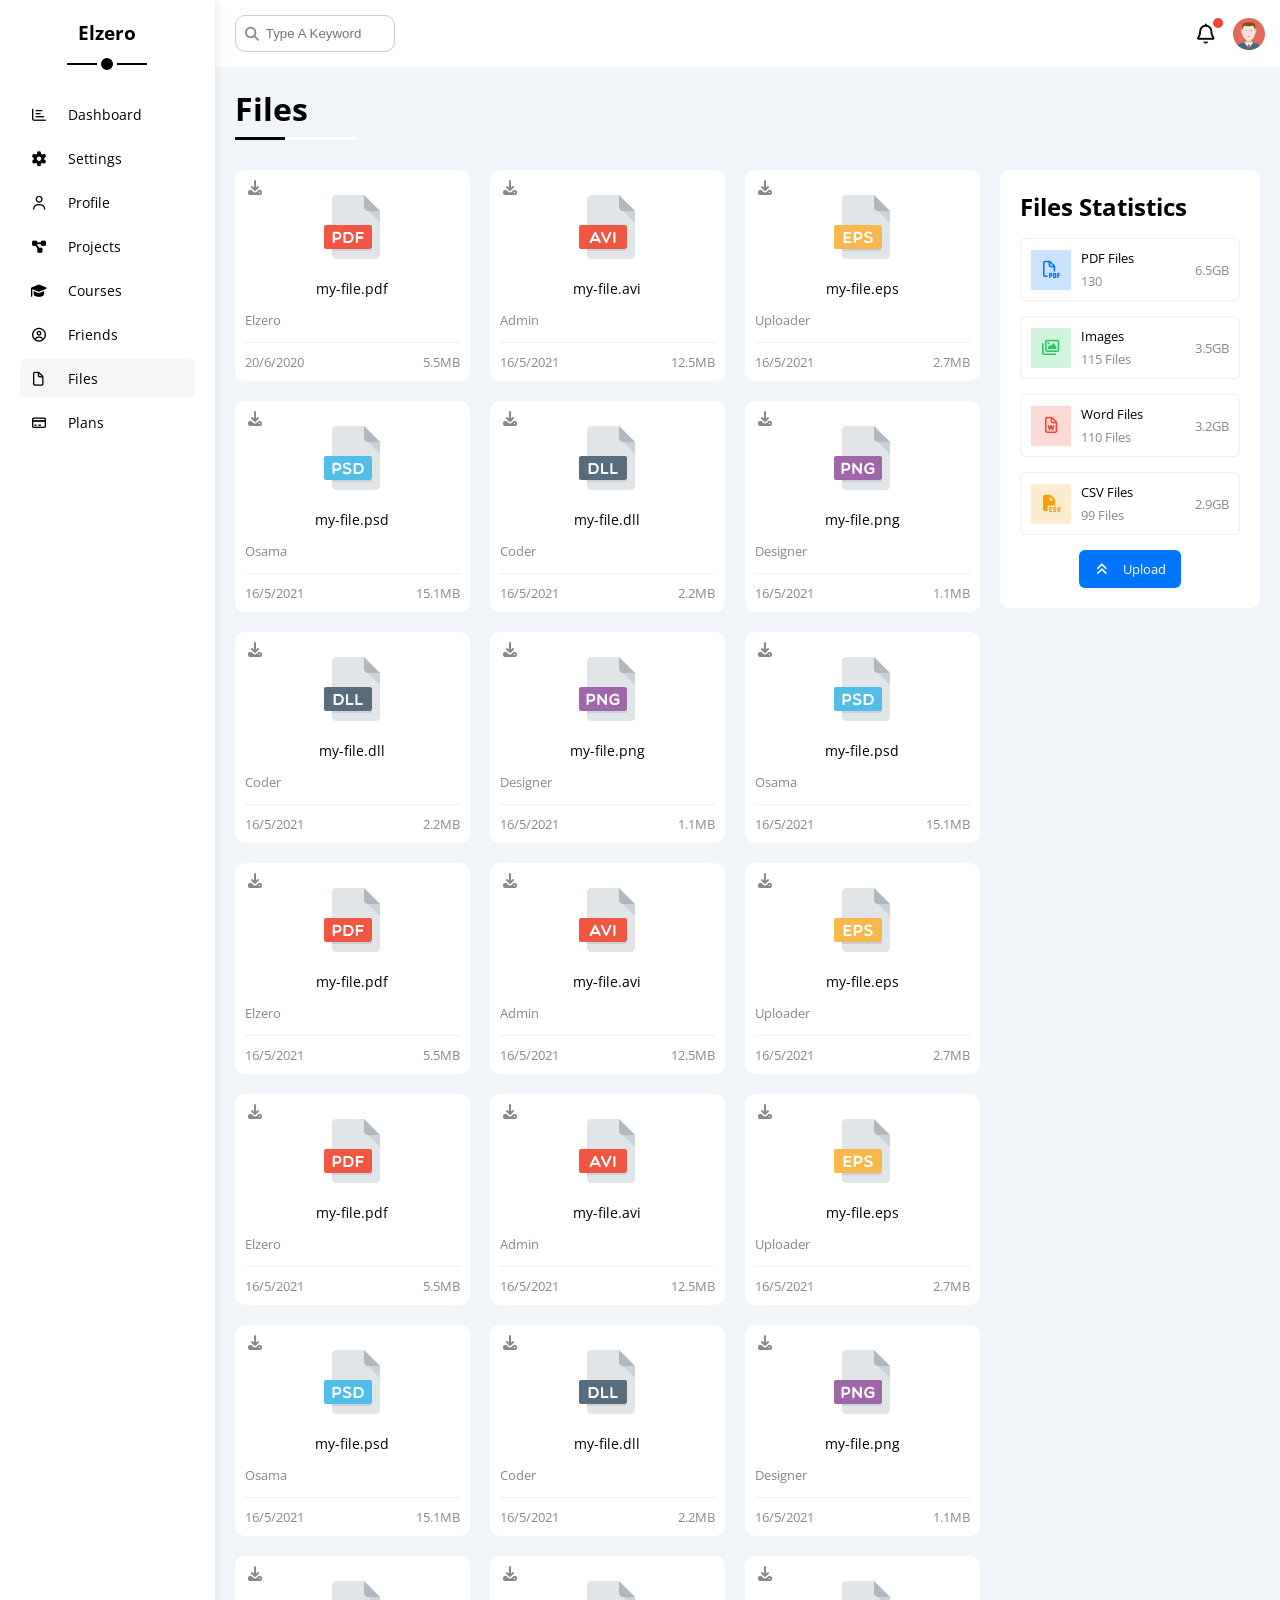
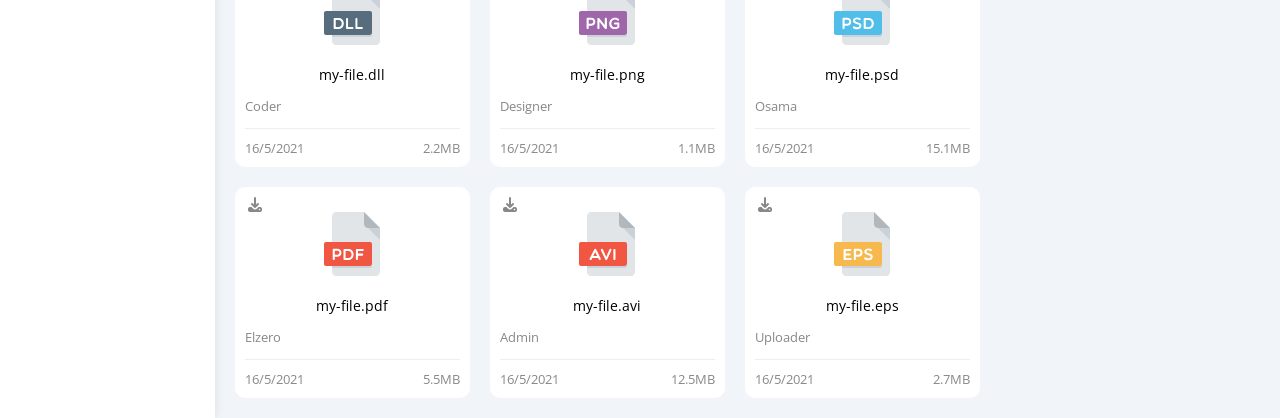
<file: files.html>
<!DOCTYPE html>
<html lang="en">
<head>
    <meta charset="UTF-8">
    <meta name="viewport" content="width=device-width, initial-scale=1.0">
    <title>Files</title>
    <!-- Style Sheets -->
    <!-- Web Fonts -->
    <link rel="stylesheet" href="css/all.min.css">
    <!-- Framework Sheet -->
    <link rel="stylesheet" href="css/framework.css">
    <!-- Master CSS File -->
    <link rel="stylesheet" href="css/master.css">
    <!-- Google Fonts -->
    <link rel="preconnect" href="https://fonts.googleapis.com">
    <link rel="preconnect" href="https://fonts.gstatic.com" crossorigin>
    <link href="https://fonts.googleapis.com/css2?family=Open+Sans:ital,wght@0,300..800;1,300..800&display=swap" rel="stylesheet">
</head>
<body>
    <div class="page d-flex">
        <div class="sidebar bg-white p-20 p-relative">
            <h3 class="p-relative txt-c mt-0">Elzero</h3>
            <ul>
                <li>
                    <a class="d-flex align-center fs-14 c-black rad-6 p-10" href="index.html">
                        <i class="fa-regular fa-chart-bar fa-fw"></i>
                        <span>Dashboard</span>
                    </a>
                </li>
                <li>
                    <a class="d-flex align-center fs-14 c-black rad-6 p-10" href="settings.html">
                        <i class="fa-solid fa-gear fa-fw"></i>
                        <span>Settings</span>
                    </a>
                </li>
                <li>
                    <a class="d-flex align-center fs-14 c-black rad-6 p-10" href="profile.html">
                        <i class="fa-regular fa-user fa-fw"></i>
                        <span>Profile</span>
                    </a>
                </li>
                <li>
                    <a class="d-flex align-center fs-14 c-black rad-6 p-10" href="projects.html">
                        <i class="fa-solid fa-diagram-project fa-fw"></i>
                        <span>Projects</span>
                    </a>
                </li>
                <li>
                    <a class="d-flex align-center fs-14 c-black rad-6 p-10" href="courses.html">
                        <i class="fa-solid fa-graduation-cap fa-fw"></i>
                        <span>Courses</span>
                    </a>
                </li>
                <li>
                    <a class="d-flex align-center fs-14 c-black rad-6 p-10" href="friends.html">
                        <i class="fa-regular fa-circle-user fa-fw"></i>
                        <span>Friends</span>
                    </a>
                </li>
                <li>
                    <a class="active d-flex align-center fs-14 c-black rad-6 p-10" href="files.html">
                        <i class="fa-regular fa-file fa-fw"></i>
                        <span>Files</span>
                    </a>
                </li>
                <li>
                    <a class="d-flex align-center fs-14 c-black rad-6 p-10" href="plans.html">
                        <i class="fa-regular fa-credit-card fa-fw"></i>
                        <span>Plans</span>
                    </a>
                </li>
            </ul>
        </div>
        <div class="content w-full">
            <!-- Start Head -->
            <div class="head bg-white p-15 between-flex">
                <div class="search p-relative">
                    <input class="p-10" type="search" placeholder="Type A Keyword" />
                </div>
                <div class="icons d-flex align-center">
                    <span class="notification p-relative">
                        <i class="fa-regular fa-bell fa-lg"></i>
                    </span>
                    <img decoding="async" src="imgs/avatar.png" alt="" />
                </div>
            </div>
            <!-- End Head -->   
            <h1 class="p-relative">Files</h1> 
            <div class="files-page d-flex gap-20 m-20">
                <div class="files-stats p-20 bg-white rad-10">
                    <h2 class="mt-0 mb-15 txt-c-mobile">Files Statistics</h2>
                    <div class="d-flex align-center border-eee p-10 rad-6 mb-15 fs-13">
                        <i class="fa-regular fa-file-pdf fa-lg blue center-flex c-blue icon"></i>
                        <div class="info">
                            <span>PDF Files</span>
                            <span class="d-block c-grey mt-5">130</span>
                        </div>
                        <div class="size c-grey">6.5GB</div>
                    </div>
                    <div class="d-flex align-center border-eee p-10 rad-6 mb-15 fs-13">
                    <i class="fa-regular fa-images fa-lg green center-flex c-green icon"></i>
                    <div class="info">
                        <span>Images</span>
                        <span class="c-grey d-block mt-5">115 Files</span>
                    </div>
                    <div class="size c-grey">3.5GB</div>
                    </div>
                    <div class="d-flex align-center border-eee p-10 rad-6 mb-15 fs-13">
                    <i class="fa-regular fa-file-word fa-lg red center-flex c-red icon"></i>
                    <div class="info">
                        <span>Word Files</span>
                        <span class="c-grey d-block mt-5">110 Files</span>
                    </div>
                    <div class="size c-grey">3.2GB</div>
                    </div>
                    <div class="d-flex align-center border-eee p-10 rad-6 fs-13">
                    <i class="fa-solid fa-file-csv fa-lg orange center-flex c-orange icon"></i>
                    <div class="info">
                        <span>CSV Files</span>
                        <span class="c-grey d-block mt-5">99 Files</span>
                    </div>
                    <div class="size c-grey">2.9GB</div>
                    </div>
                    <a class="upload bg-blue c-white fs-13 rad-6 d-block w-fit" href="#">
                        <i class="fa-solid fa-angles-up mr-10"></i>
                        Upload
                    </a>
                </div>
                <div class="files-content d-grid gap-20">
                    <div class="file bg-white rad-10 p-10">
                        <i class="fa-solid fa-download c-grey p-absolute"></i>
                        <div class="icon txt-c">
                            <img class="mt-15 mb-15" src="imgs/pdf.svg" alt="">
                        </div>
                        <div class="txt-c mb-10 fs-14">
                            my-file.pdf
                        </div>
                        <p class="c-grey fs-13">Elzero</p>
                        <div class="info between-flex c-grey mt-10 pt-10 fs-13">
                            <span>20/6/2020</span>
                            <span>5.5MB</span>
                        </div>
                    </div>
                    <div class="file bg-white p-10 rad-10">
              <i class="fa-solid fa-download c-grey p-absolute"></i>
              <div class="icon txt-c">
                <img decoding="async" class="mt-15 mb-15" src="imgs/avi.svg" alt="" />
              </div>
              <div class="txt-c mb-10 fs-14">my-file.avi</div>
              <p class="c-grey fs-13">Admin</p>
              <div class="info between-flex mt-10 pt-10 fs-13 c-grey">
                <span>16/5/2021</span>
                <span>12.5MB</span>
              </div>
            </div>
            <div class="file bg-white p-10 rad-10">
              <i class="fa-solid fa-download c-grey p-absolute"></i>
              <div class="icon txt-c">
                <img decoding="async" class="mt-15 mb-15" src="imgs/eps.svg" alt="" />
              </div>
              <div class="txt-c mb-10 fs-14">my-file.eps</div>
              <p class="c-grey fs-13">Uploader</p>
              <div class="info between-flex mt-10 pt-10 fs-13 c-grey">
                <span>16/5/2021</span>
                <span>2.7MB</span>
              </div>
            </div>
            <div class="file bg-white p-10 rad-10">
              <i class="fa-solid fa-download c-grey p-absolute"></i>
              <div class="icon txt-c">
                <img decoding="async" class="mt-15 mb-15" src="imgs/psd.svg" alt="" />
              </div>
              <div class="txt-c mb-10 fs-14">my-file.psd</div>
              <p class="c-grey fs-13">Osama</p>
              <div class="info between-flex mt-10 pt-10 fs-13 c-grey">
                <span>16/5/2021</span>
                <span>15.1MB</span>
              </div>
            </div>
            <div class="file bg-white p-10 rad-10">
              <i class="fa-solid fa-download c-grey p-absolute"></i>
              <div class="icon txt-c">
                <img decoding="async" class="mt-15 mb-15" src="imgs/dll.svg" alt="" />
              </div>
              <div class="txt-c mb-10 fs-14">my-file.dll</div>
              <p class="c-grey fs-13">Coder</p>
              <div class="info between-flex mt-10 pt-10 fs-13 c-grey">
                <span>16/5/2021</span>
                <span>2.2MB</span>
              </div>
            </div>
            <div class="file bg-white p-10 rad-10">
              <i class="fa-solid fa-download c-grey p-absolute"></i>
              <div class="icon txt-c">
                <img decoding="async" class="mt-15 mb-15" src="imgs/png.svg" alt="" />
              </div>
              <div class="txt-c mb-10 fs-14">my-file.png</div>
              <p class="c-grey fs-13">Designer</p>
              <div class="info between-flex mt-10 pt-10 fs-13 c-grey">
                <span>16/5/2021</span>
                <span>1.1MB</span>
              </div>
            </div>
            <div class="file bg-white p-10 rad-10">
              <i class="fa-solid fa-download c-grey p-absolute"></i>
              <div class="icon txt-c">
                <img decoding="async" class="mt-15 mb-15" src="imgs/dll.svg" alt="" />
              </div>
              <div class="txt-c mb-10 fs-14">my-file.dll</div>
              <p class="c-grey fs-13">Coder</p>
              <div class="info between-flex mt-10 pt-10 fs-13 c-grey">
                <span>16/5/2021</span>
                <span>2.2MB</span>
              </div>
            </div>
            <div class="file bg-white p-10 rad-10">
              <i class="fa-solid fa-download c-grey p-absolute"></i>
              <div class="icon txt-c">
                <img decoding="async" class="mt-15 mb-15" src="imgs/png.svg" alt="" />
              </div>
              <div class="txt-c mb-10 fs-14">my-file.png</div>
              <p class="c-grey fs-13">Designer</p>
              <div class="info between-flex mt-10 pt-10 fs-13 c-grey">
                <span>16/5/2021</span>
                <span>1.1MB</span>
              </div>
            </div>
            <div class="file bg-white p-10 rad-10">
              <i class="fa-solid fa-download c-grey p-absolute"></i>
              <div class="icon txt-c">
                <img decoding="async" class="mt-15 mb-15" src="imgs/psd.svg" alt="" />
              </div>
              <div class="txt-c mb-10 fs-14">my-file.psd</div>
              <p class="c-grey fs-13">Osama</p>
              <div class="info between-flex mt-10 pt-10 fs-13 c-grey">
                <span>16/5/2021</span>
                <span>15.1MB</span>
              </div>
            </div>
            <div class="file bg-white p-10 rad-10">
              <i class="fa-solid fa-download c-grey p-absolute"></i>
              <div class="icon txt-c">
                <img decoding="async" class="mt-15 mb-15" src="imgs/pdf.svg" alt="" />
              </div>
              <div class="txt-c mb-10 fs-14">my-file.pdf</div>
              <p class="c-grey fs-13">Elzero</p>
              <div class="info between-flex mt-10 pt-10 fs-13 c-grey">
                <span>16/5/2021</span>
                <span>5.5MB</span>
              </div>
            </div>
            <div class="file bg-white p-10 rad-10">
              <i class="fa-solid fa-download c-grey p-absolute"></i>
              <div class="icon txt-c">
                <img decoding="async" class="mt-15 mb-15" src="imgs/avi.svg" alt="" />
              </div>
              <div class="txt-c mb-10 fs-14">my-file.avi</div>
              <p class="c-grey fs-13">Admin</p>
              <div class="info between-flex mt-10 pt-10 fs-13 c-grey">
                <span>16/5/2021</span>
                <span>12.5MB</span>
              </div>
            </div>
            <div class="file bg-white p-10 rad-10">
              <i class="fa-solid fa-download c-grey p-absolute"></i>
              <div class="icon txt-c">
                <img decoding="async" class="mt-15 mb-15" src="imgs/eps.svg" alt="" />
              </div>
              <div class="txt-c mb-10 fs-14">my-file.eps</div>
              <p class="c-grey fs-13">Uploader</p>
              <div class="info between-flex mt-10 pt-10 fs-13 c-grey">
                <span>16/5/2021</span>
                <span>2.7MB</span>
              </div>
            </div>
            <div class="file bg-white p-10 rad-10">
              <i class="fa-solid fa-download c-grey p-absolute"></i>
              <div class="icon txt-c">
                <img decoding="async" class="mt-15 mb-15" src="imgs/pdf.svg" alt="" />
              </div>
              <div class="txt-c mb-10 fs-14">my-file.pdf</div>
              <p class="c-grey fs-13">Elzero</p>
              <div class="info between-flex mt-10 pt-10 fs-13 c-grey">
                <span>16/5/2021</span>
                <span>5.5MB</span>
              </div>
            </div>
            <div class="file bg-white p-10 rad-10">
              <i class="fa-solid fa-download c-grey p-absolute"></i>
              <div class="icon txt-c">
                <img decoding="async" class="mt-15 mb-15" src="imgs/avi.svg" alt="" />
              </div>
              <div class="txt-c mb-10 fs-14">my-file.avi</div>
              <p class="c-grey fs-13">Admin</p>
              <div class="info between-flex mt-10 pt-10 fs-13 c-grey">
                <span>16/5/2021</span>
                <span>12.5MB</span>
              </div>
            </div>
            <div class="file bg-white p-10 rad-10">
              <i class="fa-solid fa-download c-grey p-absolute"></i>
              <div class="icon txt-c">
                <img decoding="async" class="mt-15 mb-15" src="imgs/eps.svg" alt="" />
              </div>
              <div class="txt-c mb-10 fs-14">my-file.eps</div>
              <p class="c-grey fs-13">Uploader</p>
              <div class="info between-flex mt-10 pt-10 fs-13 c-grey">
                <span>16/5/2021</span>
                <span>2.7MB</span>
              </div>
            </div>
            <div class="file bg-white p-10 rad-10">
              <i class="fa-solid fa-download c-grey p-absolute"></i>
              <div class="icon txt-c">
                <img decoding="async" class="mt-15 mb-15" src="imgs/psd.svg" alt="" />
              </div>
              <div class="txt-c mb-10 fs-14">my-file.psd</div>
              <p class="c-grey fs-13">Osama</p>
              <div class="info between-flex mt-10 pt-10 fs-13 c-grey">
                <span>16/5/2021</span>
                <span>15.1MB</span>
              </div>
            </div>
            <div class="file bg-white p-10 rad-10">
              <i class="fa-solid fa-download c-grey p-absolute"></i>
              <div class="icon txt-c">
                <img decoding="async" class="mt-15 mb-15" src="imgs/dll.svg" alt="" />
              </div>
              <div class="txt-c mb-10 fs-14">my-file.dll</div>
              <p class="c-grey fs-13">Coder</p>
              <div class="info between-flex mt-10 pt-10 fs-13 c-grey">
                <span>16/5/2021</span>
                <span>2.2MB</span>
              </div>
            </div>
            <div class="file bg-white p-10 rad-10">
              <i class="fa-solid fa-download c-grey p-absolute"></i>
              <div class="icon txt-c">
                <img decoding="async" class="mt-15 mb-15" src="imgs/png.svg" alt="" />
              </div>
              <div class="txt-c mb-10 fs-14">my-file.png</div>
              <p class="c-grey fs-13">Designer</p>
              <div class="info between-flex mt-10 pt-10 fs-13 c-grey">
                <span>16/5/2021</span>
                <span>1.1MB</span>
              </div>
            </div>
            <div class="file bg-white p-10 rad-10">
              <i class="fa-solid fa-download c-grey p-absolute"></i>
              <div class="icon txt-c">
                <img decoding="async" class="mt-15 mb-15" src="imgs/dll.svg" alt="" />
              </div>
              <div class="txt-c mb-10 fs-14">my-file.dll</div>
              <p class="c-grey fs-13">Coder</p>
              <div class="info between-flex mt-10 pt-10 fs-13 c-grey">
                <span>16/5/2021</span>
                <span>2.2MB</span>
              </div>
            </div>
            <div class="file bg-white p-10 rad-10">
              <i class="fa-solid fa-download c-grey p-absolute"></i>
              <div class="icon txt-c">
                <img decoding="async" class="mt-15 mb-15" src="imgs/png.svg" alt="" />
              </div>
              <div class="txt-c mb-10 fs-14">my-file.png</div>
              <p class="c-grey fs-13">Designer</p>
              <div class="info between-flex mt-10 pt-10 fs-13 c-grey">
                <span>16/5/2021</span>
                <span>1.1MB</span>
              </div>
            </div>
            <div class="file bg-white p-10 rad-10">
              <i class="fa-solid fa-download c-grey p-absolute"></i>
              <div class="icon txt-c">
                <img decoding="async" class="mt-15 mb-15" src="imgs/psd.svg" alt="" />
              </div>
              <div class="txt-c mb-10 fs-14">my-file.psd</div>
              <p class="c-grey fs-13">Osama</p>
              <div class="info between-flex mt-10 pt-10 fs-13 c-grey">
                <span>16/5/2021</span>
                <span>15.1MB</span>
              </div>
            </div>
            <div class="file bg-white p-10 rad-10">
              <i class="fa-solid fa-download c-grey p-absolute"></i>
              <div class="icon txt-c">
                <img decoding="async" class="mt-15 mb-15" src="imgs/pdf.svg" alt="" />
              </div>
              <div class="txt-c mb-10 fs-14">my-file.pdf</div>
              <p class="c-grey fs-13">Elzero</p>
              <div class="info between-flex mt-10 pt-10 fs-13 c-grey">
                <span>16/5/2021</span>
                <span>5.5MB</span>
              </div>
            </div>
            <div class="file bg-white p-10 rad-10">
              <i class="fa-solid fa-download c-grey p-absolute"></i>
              <div class="icon txt-c">
                <img decoding="async" class="mt-15 mb-15" src="imgs/avi.svg" alt="" />
              </div>
              <div class="txt-c mb-10 fs-14">my-file.avi</div>
              <p class="c-grey fs-13">Admin</p>
              <div class="info between-flex mt-10 pt-10 fs-13 c-grey">
                <span>16/5/2021</span>
                <span>12.5MB</span>
              </div>
            </div>
            <div class="file bg-white p-10 rad-10">
              <i class="fa-solid fa-download c-grey p-absolute"></i>
              <div class="icon txt-c">
                <img decoding="async" class="mt-15 mb-15" src="imgs/eps.svg" alt="" />
              </div>
              <div class="txt-c mb-10 fs-14">my-file.eps</div>
              <p class="c-grey fs-13">Uploader</p>
              <div class="info between-flex mt-10 pt-10 fs-13 c-grey">
                <span>16/5/2021</span>
                <span>2.7MB</span>
              </div>
            </div>
                </div>
                
            </div>
        </div>
    </div>
</body>
</html>
</file>
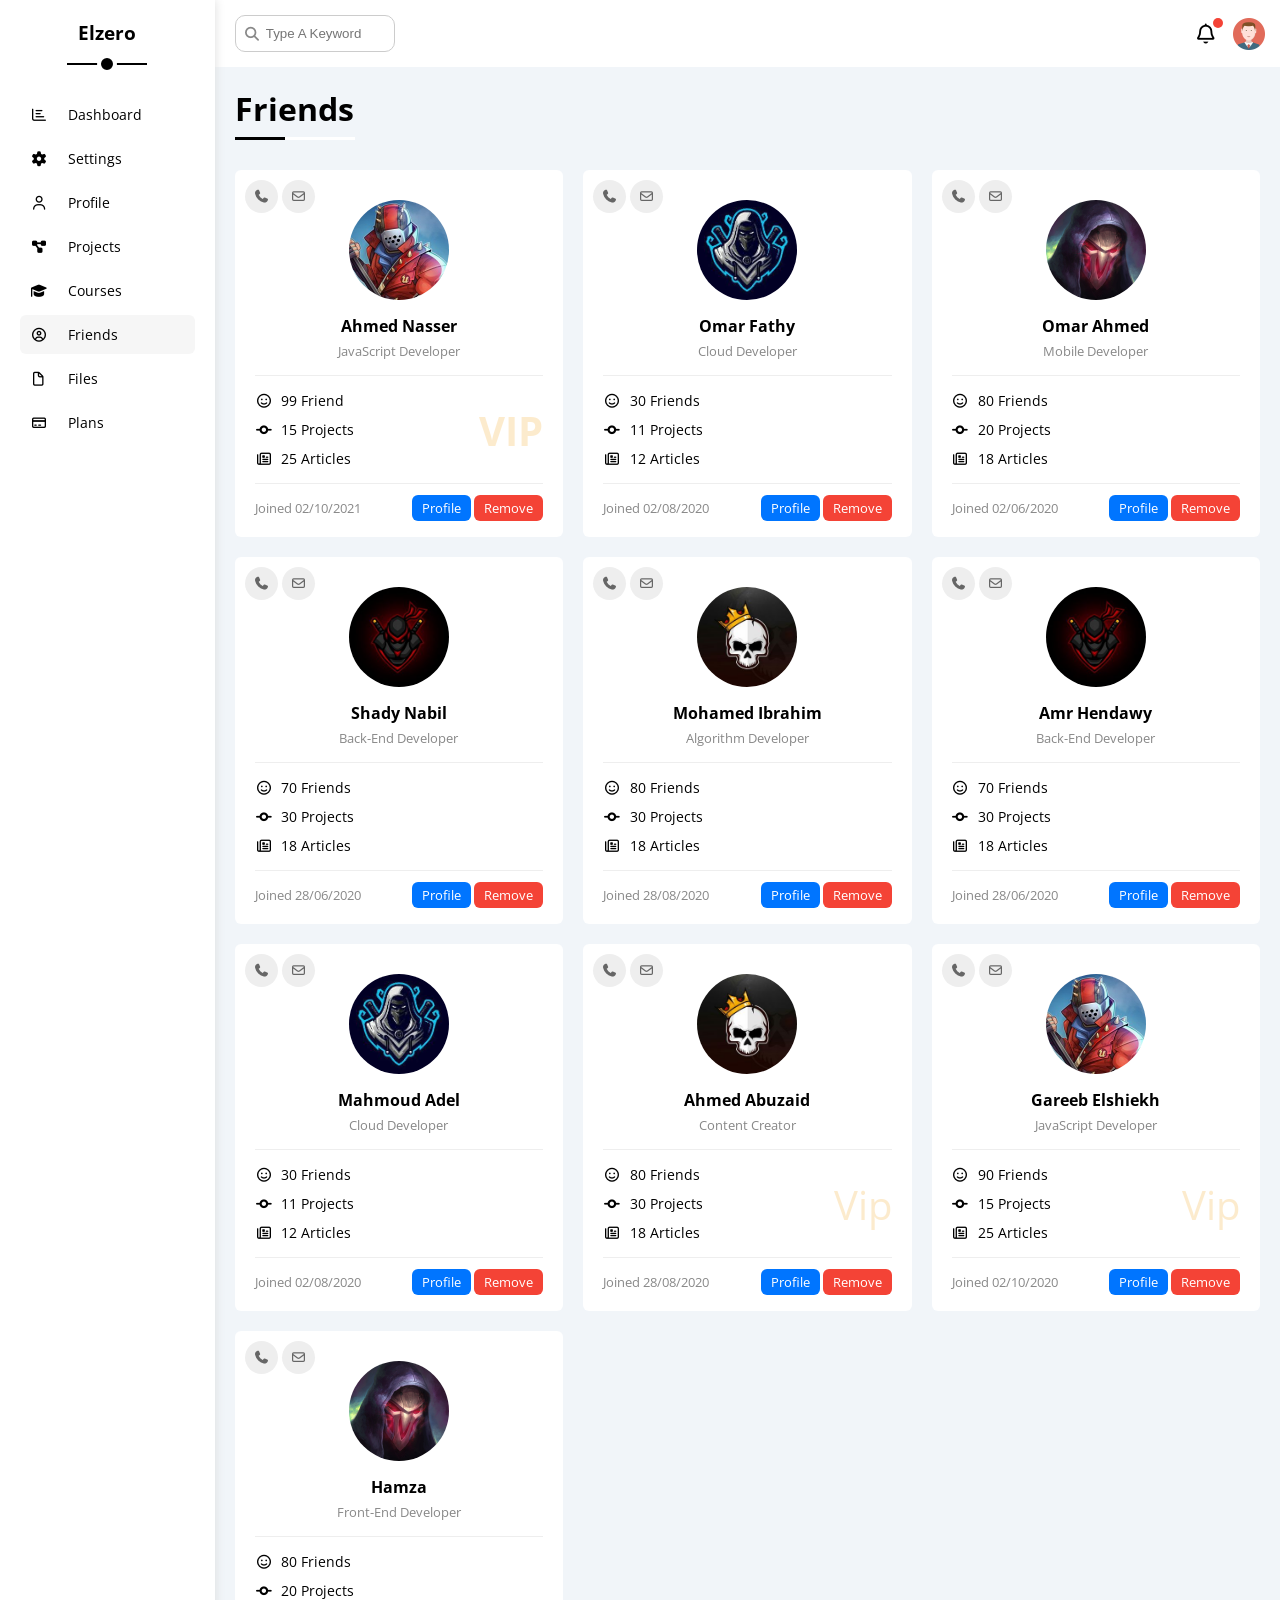
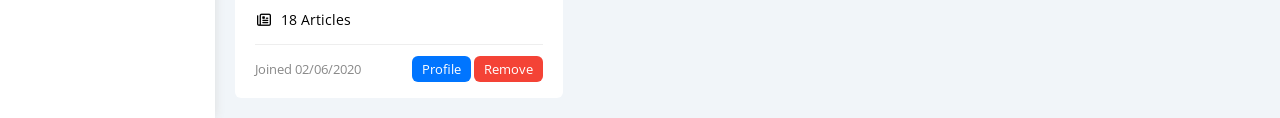
<file: friends.html>
<!DOCTYPE html>
<html lang="en">
<head>
    <meta charset="UTF-8">
    <meta name="viewport" content="width=device-width, initial-scale=1.0">
    <title>Friends</title>
    <!-- Style Sheets -->
    <!-- Web Fonts -->
    <link rel="stylesheet" href="css/all.min.css">
    <!-- Framework Sheet -->
    <link rel="stylesheet" href="css/framework.css">
    <!-- Master CSS File -->
    <link rel="stylesheet" href="css/master.css">
    <!-- Google Fonts -->
    <link rel="preconnect" href="https://fonts.googleapis.com">
    <link rel="preconnect" href="https://fonts.gstatic.com" crossorigin>
    <link href="https://fonts.googleapis.com/css2?family=Open+Sans:ital,wght@0,300..800;1,300..800&display=swap" rel="stylesheet">
</head>
<body>
    <div class="page d-flex">
        <div class="sidebar bg-white p-20 p-relative">
            <h3 class="p-relative txt-c mt-0">Elzero</h3>
            <ul>
                <li>
                    <a class="d-flex align-center fs-14 c-black rad-6 p-10" href="index.html">
                        <i class="fa-regular fa-chart-bar fa-fw"></i>
                        <span>Dashboard</span>
                    </a>
                </li>
                <li>
                    <a class="d-flex align-center fs-14 c-black rad-6 p-10" href="settings.html">
                        <i class="fa-solid fa-gear fa-fw"></i>
                        <span>Settings</span>
                    </a>
                </li>
                <li>
                    <a class="d-flex align-center fs-14 c-black rad-6 p-10" href="profile.html">
                        <i class="fa-regular fa-user fa-fw"></i>
                        <span>Profile</span>
                    </a>
                </li>
                <li>
                    <a class="d-flex align-center fs-14 c-black rad-6 p-10" href="projects.html">
                        <i class="fa-solid fa-diagram-project fa-fw"></i>
                        <span>Projects</span>
                    </a>
                </li>
                <li>
                    <a class="d-flex align-center fs-14 c-black rad-6 p-10" href="courses.html">
                        <i class="fa-solid fa-graduation-cap fa-fw"></i>
                        <span>Courses</span>
                    </a>
                </li>
                <li>
                    <a class="active d-flex align-center fs-14 c-black rad-6 p-10" href="friends.html">
                        <i class="fa-regular fa-circle-user fa-fw"></i>
                        <span>Friends</span>
                    </a>
                </li>
                <li>
                    <a class="d-flex align-center fs-14 c-black rad-6 p-10" href="files.html">
                        <i class="fa-regular fa-file fa-fw"></i>
                        <span>Files</span>
                    </a>
                </li>
                <li>
                    <a class="d-flex align-center fs-14 c-black rad-6 p-10" href="plans.html">
                        <i class="fa-regular fa-credit-card fa-fw"></i>
                        <span>Plans</span>
                    </a>
                </li>
            </ul>
        </div>
        <div class="content w-full">
            <!-- Start Head -->
            <div class="head bg-white p-15 between-flex">
                <div class="search p-relative">
                    <input class="p-10" type="search" placeholder="Type A Keyword" />
                </div>
                <div class="icons d-flex align-center">
                    <span class="notification p-relative">
                        <i class="fa-regular fa-bell fa-lg"></i>
                    </span>
                    <img decoding="async" src="imgs/avatar.png" alt="" />
                </div>
            </div>
            <!-- End Head -->   
            <h1 class="p-relative">Friends</h1> 
            <div class="friends-page d-grid gap-20 m-20">
                <div class="friend bg-white rad-6 p-relative p-20">
                    <div class="contact">
                        <i class="fa-solid fa-phone"></i>
                        <i class="fa-regular fa-envelope"></i>
                    </div>
                    <div class="txt-c">
                        <img class="rad-half mt-10 mb-10 w-100 h-100" src="imgs/friend-01.jpg" alt="">
                        <h4 class="m-0">Ahmed Nasser</h4>
                        <p class="c-grey fs-13 mb-0 mt-5">JavaScript Developer</p>
                    </div>
                    <div class="icons fs-14 p-relative">
                        <div class="mb-10">
                            <i class="fa-regular fa-face-smile fa-fw"></i>
                            <span>99 Friend</span>
                        </div>
                        <div class="mb-10">
                            <i class="fa-solid fa-code-commit fa-fw"></i>
                            <span>15 Projects</span>
                        </div>
                        <div>
                            <i class="fa-regular fa-newspaper fa-fw"></i>
                            <span>25 Articles</span>
                        </div>
                        <span class="vip fwb c-orange">VIP</span>
                    </div>
                    <div class="info between-flex fs-13">
                        <span class="c-grey">Joined 02/10/2021</span>
                        <div>
                            <a class="btn-shape bg-blue c-white" href="profile.html">Profile</a>
                            <a class="btn-shape bg-red c-white" href="">Remove</a>
                        </div>
                    </div>
                </div>
                <div class="friend bg-white rad-6 p-20 p-relative">
                    <div class="contact">
                        <i class="fa-solid fa-phone"></i>
                        <i class="fa-regular fa-envelope"></i>
                    </div>
                    <div class="txt-c">
                        <img decoding="async" class="rad-half mt-10 mb-10 w-100 h-100" src="imgs/friend-02.jpg" alt="" />
                        <h4 class="m-0">Omar Fathy</h4>
                        <p class="c-grey fs-13 mt-5 mb-0">Cloud Developer</p>
                    </div>
                    <div class="icons fs-14 p-relative">
                        <div class="mb-10">
                            <i class="fa-regular fa-face-smile fa-fw"></i>
                            <span>30 Friends</span>
                        </div>
                        <div class="mb-10">
                            <i class="fa-solid fa-code-commit fa-fw"></i>
                            <span>11 Projects</span>
                        </div>
                        <div>
                            <i class="fa-regular fa-newspaper fa-fw"></i>
                            <span>12 Articles</span>
                        </div>
                    </div>
                    <div class="info between-flex fs-13">
                        <span class="c-grey">Joined 02/08/2020</span>
                        <div>
                            <a class="bg-blue c-white btn-shape" href="profile.html">Profile</a>
                            <a class="bg-red c-white btn-shape" href="">Remove</a>
                        </div>
                    </div>
                </div>
                <div class="friend bg-white rad-6 p-20 p-relative">
                    <div class="contact">
                        <i class="fa-solid fa-phone"></i>
                        <i class="fa-regular fa-envelope"></i>
                    </div>
                    <div class="txt-c">
                        <img decoding="async" class="rad-half mt-10 mb-10 w-100 h-100" src="imgs/friend-03.jpg" alt="" />
                        <h4 class="m-0">Omar Ahmed</h4>
                        <p class="c-grey fs-13 mt-5 mb-0">Mobile Developer</p>
                    </div>
                    <div class="icons fs-14 p-relative">
                        <div class="mb-10">
                            <i class="fa-regular fa-face-smile fa-fw"></i>
                            <span>80 Friends</span>
                        </div>
                        <div class="mb-10">
                            <i class="fa-solid fa-code-commit fa-fw"></i>
                            <span>20 Projects</span>
                        </div>
                        <div>
                            <i class="fa-regular fa-newspaper fa-fw"></i>
                            <span>18 Articles</span>
                        </div>
                    </div>
                    <div class="info between-flex fs-13">
                        <span class="c-grey">Joined 02/06/2020</span>
                        <div>
                            <a class="bg-blue c-white btn-shape" href="profile.html">Profile</a>
                            <a class="bg-red c-white btn-shape" href="">Remove</a>
                        </div>
                    </div>
                </div>
                <div class="friend bg-white rad-6 p-20 p-relative">
                    <div class="contact">
                    <i class="fa-solid fa-phone"></i>
                    <i class="fa-regular fa-envelope"></i>
                    </div>
                    <div class="txt-c">
                    <img decoding="async" class="rad-half mt-10 mb-10 w-100 h-100" src="imgs/friend-04.jpg" alt="" />
                    <h4 class="m-0">Shady Nabil</h4>
                    <p class="c-grey fs-13 mt-5 mb-0">Back-End Developer</p>
                    </div>
                    <div class="icons fs-14 p-relative">
                    <div class="mb-10">
                        <i class="fa-regular fa-face-smile fa-fw"></i>
                        <span>70 Friends</span>
                    </div>
                    <div class="mb-10">
                        <i class="fa-solid fa-code-commit fa-fw"></i>
                        <span>30 Projects</span>
                    </div>
                    <div>
                        <i class="fa-regular fa-newspaper fa-fw"></i>
                        <span>18 Articles</span>
                    </div>
                    </div>
                    <div class="info between-flex fs-13">
                    <span class="c-grey">Joined 28/06/2020</span>
                    <div>
                        <a class="bg-blue c-white btn-shape" href="profile.html">Profile</a>
                        <a class="bg-red c-white btn-shape" href="">Remove</a>
                    </div>
                    </div>
                </div>
                <div class="friend bg-white rad-6 p-20 p-relative">
                    <div class="contact">
                    <i class="fa-solid fa-phone"></i>
                    <i class="fa-regular fa-envelope"></i>
                    </div>
                    <div class="txt-c">
                    <img decoding="async" class="rad-half mt-10 mb-10 w-100 h-100" src="imgs/friend-05.jpg" alt="" />
                    <h4 class="m-0">Mohamed Ibrahim</h4>
                    <p class="c-grey fs-13 mt-5 mb-0">Algorithm Developer</p>
                    </div>
                    <div class="icons fs-14 p-relative">
                    <div class="mb-10">
                        <i class="fa-regular fa-face-smile fa-fw"></i>
                        <span>80 Friends</span>
                    </div>
                    <div class="mb-10">
                        <i class="fa-solid fa-code-commit fa-fw"></i>
                        <span>30 Projects</span>
                    </div>
                    <div>
                        <i class="fa-regular fa-newspaper fa-fw"></i>
                        <span>18 Articles</span>
                    </div>
                    </div>
                    <div class="info between-flex fs-13">
                    <span class="c-grey">Joined 28/08/2020</span>
                    <div>
                        <a class="bg-blue c-white btn-shape" href="profile.html">Profile</a>
                        <a class="bg-red c-white btn-shape" href="">Remove</a>
                    </div>
                    </div>
                </div>
                <div class="friend bg-white rad-6 p-20 p-relative">
                    <div class="contact">
                    <i class="fa-solid fa-phone"></i>
                    <i class="fa-regular fa-envelope"></i>
                    </div>
                    <div class="txt-c">
                    <img decoding="async" class="rad-half mt-10 mb-10 w-100 h-100" src="imgs/friend-04.jpg" alt="" />
                    <h4 class="m-0">Amr Hendawy</h4>
                    <p class="c-grey fs-13 mt-5 mb-0">Back-End Developer</p>
                    </div>
                    <div class="icons fs-14 p-relative">
                    <div class="mb-10">
                        <i class="fa-regular fa-face-smile fa-fw"></i>
                        <span>70 Friends</span>
                    </div>
                    <div class="mb-10">
                        <i class="fa-solid fa-code-commit fa-fw"></i>
                        <span>30 Projects</span>
                    </div>
                    <div>
                        <i class="fa-regular fa-newspaper fa-fw"></i>
                        <span>18 Articles</span>
                    </div>
                    </div>
                    <div class="info between-flex fs-13">
                    <span class="c-grey">Joined 28/06/2020</span>
                    <div>
                        <a class="bg-blue c-white btn-shape" href="profile.html">Profile</a>
                        <a class="bg-red c-white btn-shape" href="">Remove</a>
                    </div>
                    </div>
                </div>
                <div class="friend bg-white rad-6 p-20 p-relative">
                    <div class="contact">
                    <i class="fa-solid fa-phone"></i>
                    <i class="fa-regular fa-envelope"></i>
                    </div>
                    <div class="txt-c">
                    <img decoding="async" class="rad-half mt-10 mb-10 w-100 h-100" src="imgs/friend-02.jpg" alt="" />
                    <h4 class="m-0">Mahmoud Adel</h4>
                    <p class="c-grey fs-13 mt-5 mb-0">Cloud Developer</p>
                    </div>
                    <div class="icons fs-14 p-relative">
                    <div class="mb-10">
                        <i class="fa-regular fa-face-smile fa-fw"></i>
                        <span>30 Friends</span>
                    </div>
                    <div class="mb-10">
                        <i class="fa-solid fa-code-commit fa-fw"></i>
                        <span>11 Projects</span>
                    </div>
                    <div>
                        <i class="fa-regular fa-newspaper fa-fw"></i>
                        <span>12 Articles</span>
                    </div>
                    </div>
                    <div class="info between-flex fs-13">
                    <span class="c-grey">Joined 02/08/2020</span>
                    <div>
                        <a class="bg-blue c-white btn-shape" href="profile.html">Profile</a>
                        <a class="bg-red c-white btn-shape" href="">Remove</a>
                    </div>
                    </div>
                </div>
                <div class="friend bg-white rad-6 p-20 p-relative">
                    <div class="contact">
                    <i class="fa-solid fa-phone"></i>
                    <i class="fa-regular fa-envelope"></i>
                    </div>
                    <div class="txt-c">
                    <img decoding="async" class="rad-half mt-10 mb-10 w-100 h-100" src="imgs/friend-05.jpg" alt="" />
                    <h4 class="m-0">Ahmed Abuzaid</h4>
                    <p class="c-grey fs-13 mt-5 mb-0">Content Creator</p>
                    </div>
                    <div class="icons fs-14 p-relative">
                    <div class="mb-10">
                        <i class="fa-regular fa-face-smile fa-fw"></i>
                        <span>80 Friends</span>
                    </div>
                    <div class="mb-10">
                        <i class="fa-solid fa-code-commit fa-fw"></i>
                        <span>30 Projects</span>
                    </div>
                    <div>
                        <i class="fa-regular fa-newspaper fa-fw"></i>
                        <span>18 Articles</span>
                    </div>
                    <span class="vip fw-bold c-orange">Vip</span>
                    </div>
                    <div class="info between-flex fs-13">
                    <span class="c-grey">Joined 28/08/2020</span>
                    <div>
                        <a class="bg-blue c-white btn-shape" href="profile.html">Profile</a>
                        <a class="bg-red c-white btn-shape" href="">Remove</a>
                    </div>
                    </div>
                </div>
                <div class="friend bg-white rad-6 p-20 p-relative">
                    <div class="contact">
                    <i class="fa-solid fa-phone"></i>
                    <i class="fa-regular fa-envelope"></i>
                    </div>
                    <div class="txt-c">
                    <img decoding="async" class="rad-half mt-10 mb-10 w-100 h-100" src="imgs/friend-01.jpg" alt="" />
                    <h4 class="m-0">Gareeb Elshiekh</h4>
                    <p class="c-grey fs-13 mt-5 mb-0">JavaScript Developer</p>
                    </div>
                    <div class="icons fs-14 p-relative">
                    <div class="mb-10">
                        <i class="fa-regular fa-face-smile fa-fw"></i>
                        <span>90 Friends</span>
                    </div>
                    <div class="mb-10">
                        <i class="fa-solid fa-code-commit fa-fw"></i>
                        <span>15 Projects</span>
                    </div>
                    <div>
                        <i class="fa-regular fa-newspaper fa-fw"></i>
                        <span>25 Articles</span>
                    </div>
                    <span class="vip fw-bold c-orange">Vip</span>
                    </div>
                    <div class="info between-flex fs-13">
                    <span class="c-grey">Joined 02/10/2020</span>
                    <div>
                        <a class="bg-blue c-white btn-shape" href="profile.html">Profile</a>
                        <a class="bg-red c-white btn-shape" href="">Remove</a>
                    </div>
                    </div>
                </div>
                <div class="friend bg-white rad-6 p-20 p-relative">
                    <div class="contact">
                    <i class="fa-solid fa-phone"></i>
                    <i class="fa-regular fa-envelope"></i>
                    </div>
                    <div class="txt-c">
                    <img decoding="async" class="rad-half mt-10 mb-10 w-100 h-100" src="imgs/friend-03.jpg" alt="" />
                    <h4 class="m-0">Hamza</h4>
                    <p class="c-grey fs-13 mt-5 mb-0">Front-End Developer</p>
                    </div>
                    <div class="icons fs-14 p-relative">
                    <div class="mb-10">
                        <i class="fa-regular fa-face-smile fa-fw"></i>
                        <span>80 Friends</span>
                    </div>
                    <div class="mb-10">
                        <i class="fa-solid fa-code-commit fa-fw"></i>
                        <span>20 Projects</span>
                    </div>
                    <div>
                        <i class="fa-regular fa-newspaper fa-fw"></i>
                        <span>18 Articles</span>
                    </div>
                    </div>
                    <div class="info between-flex fs-13">
                    <span class="c-grey">Joined 02/06/2020</span>
                    <div>
                        <a class="bg-blue c-white btn-shape" href="profile.html">Profile</a>
                        <a class="bg-red c-white btn-shape" href="">Remove</a>
                    </div>
                    </div>
                </div>
            </div>
        </div>
    </div>
</body>
</html>
</file>
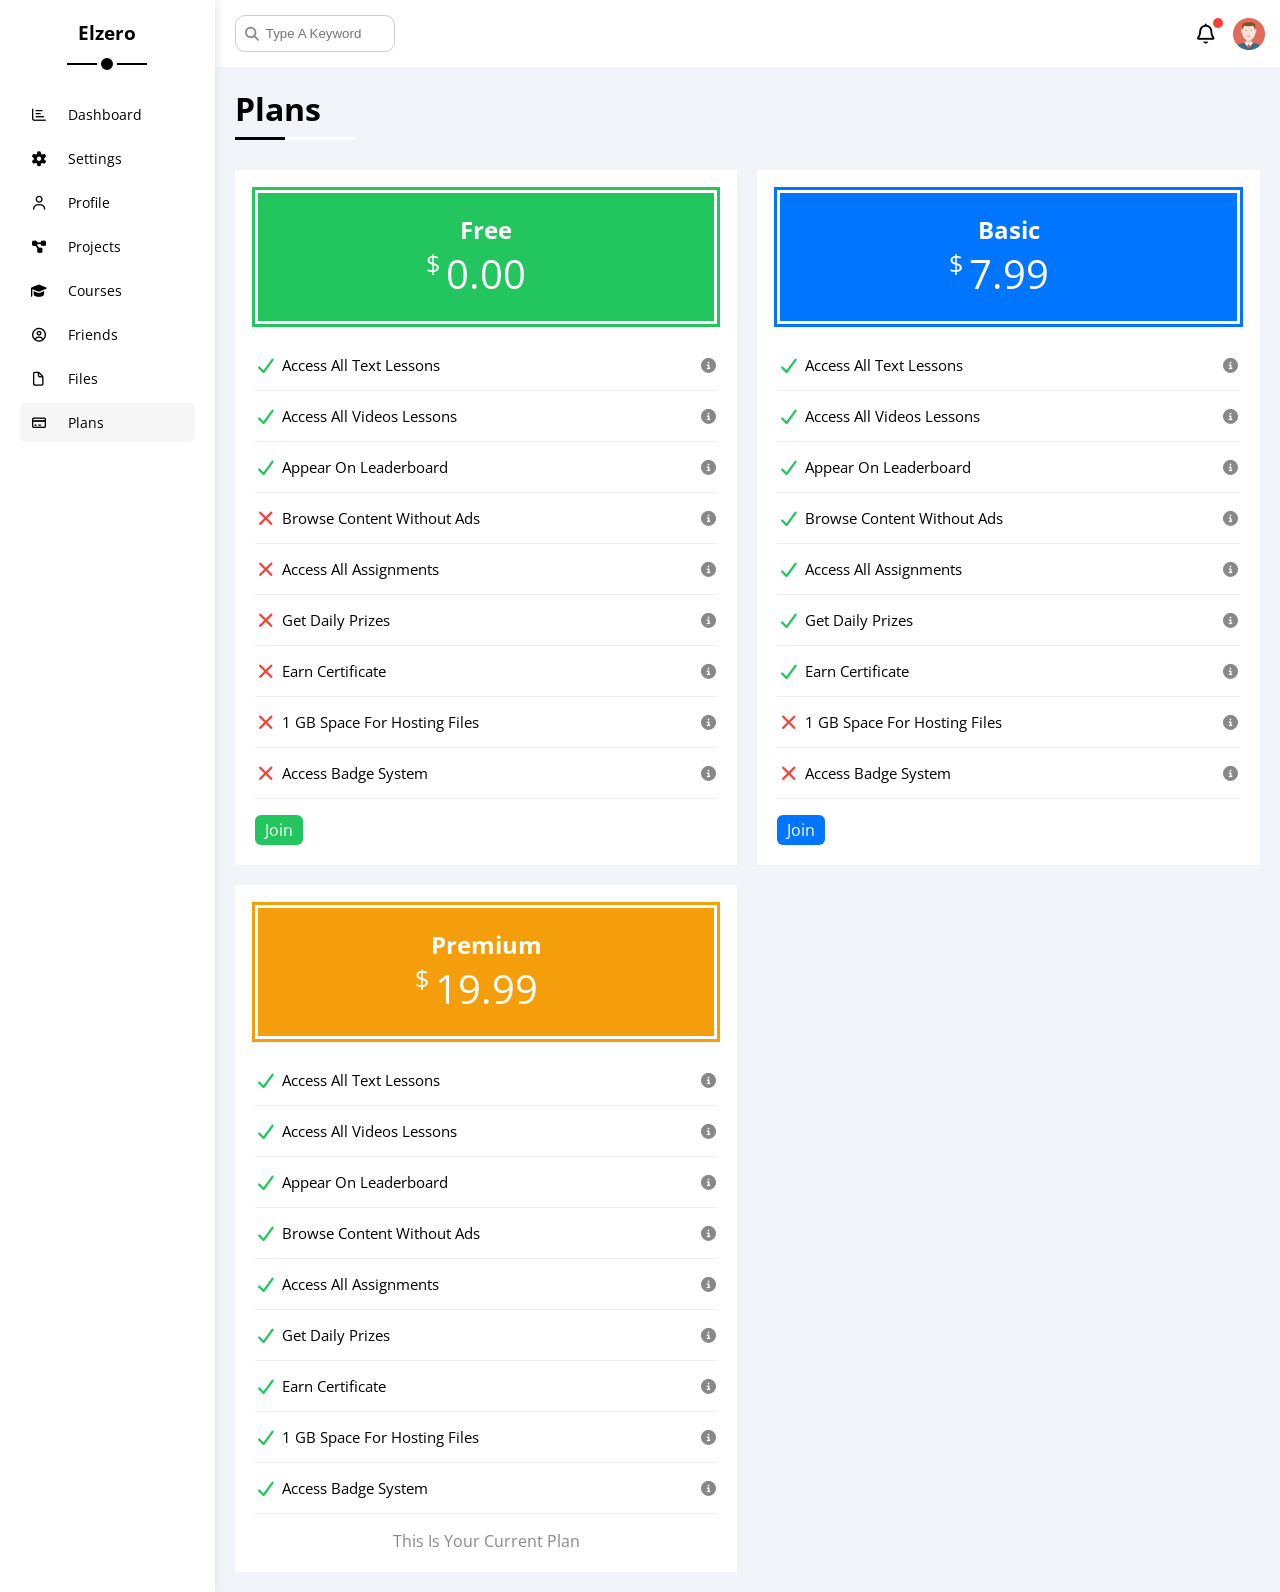
<file: plans.html>
<!DOCTYPE html>
<html lang="en">
  <head>
    <meta charset="UTF-8" />
    <meta http-equiv="X-UA-Compatible" content="IE=edge" />
    <meta name="viewport" content="width=device-width, initial-scale=1.0" />
    <title>Plans</title>
    <link rel="stylesheet" href="css/all.min.css" />
    <link rel="stylesheet" href="css/framework.css" />
    <link rel="stylesheet" href="css/master.css" />
    <link rel="preconnect" href="https://fonts.googleapis.com" />
    <link rel="preconnect" href="https://fonts.gstatic.com" crossorigin />
    <link href="https://fonts.googleapis.com/css2?family=Open+Sans:wght@300;500&#038;display=swap" rel="stylesheet" />
  </head>
  <body>
    <div class="page d-flex">
      <div class="sidebar bg-white p-20 p-relative">
        <h3 class="p-relative txt-c mt-0">Elzero</h3>
        <ul>
          <li>
            <a class="d-flex align-center fs-14 c-black rad-6 p-10" href="index.html">
              <i class="fa-regular fa-chart-bar fa-fw"></i>
              <span>Dashboard</span>
            </a>
          </li>
          <li>
            <a class="d-flex align-center fs-14 c-black rad-6 p-10" href="settings.html">
              <i class="fa-solid fa-gear fa-fw"></i>
              <span>Settings</span>
            </a>
          </li>
          <li>
            <a class="d-flex align-center fs-14 c-black rad-6 p-10" href="profile.html">
              <i class="fa-regular fa-user fa-fw"></i>
              <span>Profile</span>
            </a>
          </li>
          <li>
            <a class="d-flex align-center fs-14 c-black rad-6 p-10" href="projects.html">
              <i class="fa-solid fa-diagram-project fa-fw"></i>
              <span>Projects</span>
            </a>
          </li>
          <li>
            <a class="d-flex align-center fs-14 c-black rad-6 p-10" href="courses.html">
              <i class="fa-solid fa-graduation-cap fa-fw"></i>
              <span>Courses</span>
            </a>
          </li>
          <li>
            <a class="d-flex align-center fs-14 c-black rad-6 p-10" href="friends.html">
              <i class="fa-regular fa-circle-user fa-fw"></i>
              <span>Friends</span>
            </a>
          </li>
          <li>
            <a class="d-flex align-center fs-14 c-black rad-6 p-10" href="files.html">
              <i class="fa-regular fa-file fa-fw"></i>
              <span>Files</span>
            </a>
          </li>
          <li>
            <a class="active d-flex align-center fs-14 c-black rad-6 p-10" href="plans.html">
              <i class="fa-regular fa-credit-card fa-fw"></i>
              <span>Plans</span>
            </a>
          </li>
        </ul>
      </div>
      <div class="content w-full">
        <!-- Start Head -->
        <div class="head bg-white p-15 between-flex">
          <div class="search p-relative">
            <input class="p-10" type="search" placeholder="Type A Keyword" />
          </div>
          <div class="icons d-flex align-center">
            <span class="notification p-relative">
              <i class="fa-regular fa-bell fa-lg"></i>
            </span>
            <img decoding="async" src="imgs/avatar.png" alt="" />
          </div>
        </div>
        <!-- End Head -->
        <h1 class="p-relative">Plans</h1>
        <div class="plans-page d-grid m-20 gap-20">
          <div class="plan green bg-white p-20">
            <div class="top bg-green c-white txt-c p-20">
                <h2 class="m-0">Free</h2>
                <div class="price"><span>$</span> 0.00
                </div>
            </div>
            <ul>
              <li>
                <i class="mr-10 fa-solid fa-check fa-fw yes c-green"></i>
                <span class="f-1">Access All Text Lessons</span>
                <i class="fa-solid fa-circle-info help c-grey"></i>
              </li>
              <li>
                <i class="fa-solid fa-check fa-fw yes"></i>
                <span>Access All Videos Lessons</span>
                <i class="fa-solid fa-circle-info help"></i>
              </li>
              <li>
                <i class="fa-solid fa-check fa-fw yes"></i>
                <span>Appear On Leaderboard</span>
                <i class="fa-solid fa-circle-info help"></i>
              </li>
              <li>
                <i class="fa-solid fa-xmark fa-fw"></i>
                <span>Browse Content Without Ads</span>
                <i class="fa-solid fa-circle-info help"></i>
              </li>
              <li>
                <i class="fa-solid fa-xmark fa-fw"></i>
                <span>Access All Assignments</span>
                <i class="fa-solid fa-circle-info help"></i>
              </li>
              <li>
                <i class="fa-solid fa-xmark fa-fw"></i>
                <span>Get Daily Prizes</span>
                <i class="fa-solid fa-circle-info help"></i>
              </li>
              <li>
                <i class="fa-solid fa-xmark fa-fw"></i>
                <span>Earn Certificate</span>
                <i class="fa-solid fa-circle-info help"></i>
              </li>
              <li>
                <i class="fa-solid fa-xmark fa-fw"></i>
                <span>1 GB Space For Hosting Files</span>
                <i class="fa-solid fa-circle-info help"></i>
              </li>
              <li>
                <i class="fa-solid fa-xmark fa-fw"></i>
                <span>Access Badge System</span>
                <i class="fa-solid fa-circle-info help"></i>
              </li>
            </ul>    
            <a href="#" class="btn-shape bg-green c-white d-block w-fit">Join</a>        
          </div>
          <div class="plan blue bg-white p-20">
            <div class="top bg-blue txt-c p-20">
              <h2 class="m-0 c-white">Basic</h2>
              <div class="price c-white"><span>$</span>7.99</div>
            </div>
            <ul class="list-none p-0">
              <li>
                <i class="fa-solid fa-check fa-fw yes"></i>
                <span>Access All Text Lessons</span>
                <i class="fa-solid fa-circle-info help"></i>
              </li>
              <li>
                <i class="fa-solid fa-check fa-fw yes"></i>
                <span>Access All Videos Lessons</span>
                <i class="fa-solid fa-circle-info help"></i>
              </li>
              <li>
                <i class="fa-solid fa-check fa-fw yes"></i>
                <span>Appear On Leaderboard</span>
                <i class="fa-solid fa-circle-info help"></i>
              </li>
              <li>
                <i class="fa-solid fa-check fa-fw yes"></i>
                <span>Browse Content Without Ads</span>
                <i class="fa-solid fa-circle-info help"></i>
              </li>
              <li>
                <i class="fa-solid fa-check fa-fw yes"></i>
                <span>Access All Assignments</span>
                <i class="fa-solid fa-circle-info help"></i>
              </li>
              <li>
                <i class="fa-solid fa-check fa-fw yes"></i>
                <span>Get Daily Prizes</span>
                <i class="fa-solid fa-circle-info help"></i>
              </li>
              <li>
                <i class="fa-solid fa-check fa-fw yes"></i>
                <span>Earn Certificate</span>
                <i class="fa-solid fa-circle-info help"></i>
              </li>
              <li>
                <i class="fa-solid fa-xmark fa-fw"></i>
                <span>1 GB Space For Hosting Files</span>
                <i class="fa-solid fa-circle-info help"></i>
              </li>
              <li>
                <i class="fa-solid fa-xmark fa-fw"></i>
                <span>Access Badge System</span>
                <i class="fa-solid fa-circle-info help"></i>
              </li>
            </ul>
            <a href="#" class="btn-shape bg-blue c-white d-block w-fit">Join</a>
          </div>
          <!-- End Plan -->
          <!-- Start Plan -->
          <div class="plan orange bg-white p-20">
            <div class="top bg-orange txt-c p-20">
              <h2 class="m-0 c-white">Premium</h2>
              <div class="price c-white"><span>$</span>19.99</div>
            </div>
            <ul class="list-none p-0">
              <li>
                <i class="fa-solid fa-check fa-fw yes"></i>
                <span>Access All Text Lessons</span>
                <i class="fa-solid fa-circle-info help"></i>
              </li>
              <li>
                <i class="fa-solid fa-check fa-fw yes"></i>
                <span>Access All Videos Lessons</span>
                <i class="fa-solid fa-circle-info help"></i>
              </li>
              <li>
                <i class="fa-solid fa-check fa-fw yes"></i>
                <span>Appear On Leaderboard</span>
                <i class="fa-solid fa-circle-info help"></i>
              </li>
              <li>
                <i class="fa-solid fa-check fa-fw yes"></i>
                <span>Browse Content Without Ads</span>
                <i class="fa-solid fa-circle-info help"></i>
              </li>
              <li>
                <i class="fa-solid fa-check fa-fw yes"></i>
                <span>Access All Assignments</span>
                <i class="fa-solid fa-circle-info help"></i>
              </li>
              <li>
                <i class="fa-solid fa-check fa-fw yes"></i>
                <span>Get Daily Prizes</span>
                <i class="fa-solid fa-circle-info help"></i>
              </li>
              <li>
                <i class="fa-solid fa-check fa-fw yes"></i>
                <span>Earn Certificate</span>
                <i class="fa-solid fa-circle-info help"></i>
              </li>
              <li>
                <i class="fa-solid fa-check fa-fw yes"></i>
                <span>1 GB Space For Hosting Files</span>
                <i class="fa-solid fa-circle-info help"></i>
              </li>
              <li>
                <i class="fa-solid fa-check fa-fw yes"></i>
                <span>Access Badge System</span>
                <i class="fa-solid fa-circle-info help"></i>
              </li>
            </ul>
            <p class="c-grey m-0 txt-c">This Is Your Current Plan</p>
          </div>
          <!-- End Plan -->
        </div>
    </div>
  </div>
</body>
</html>
</file>
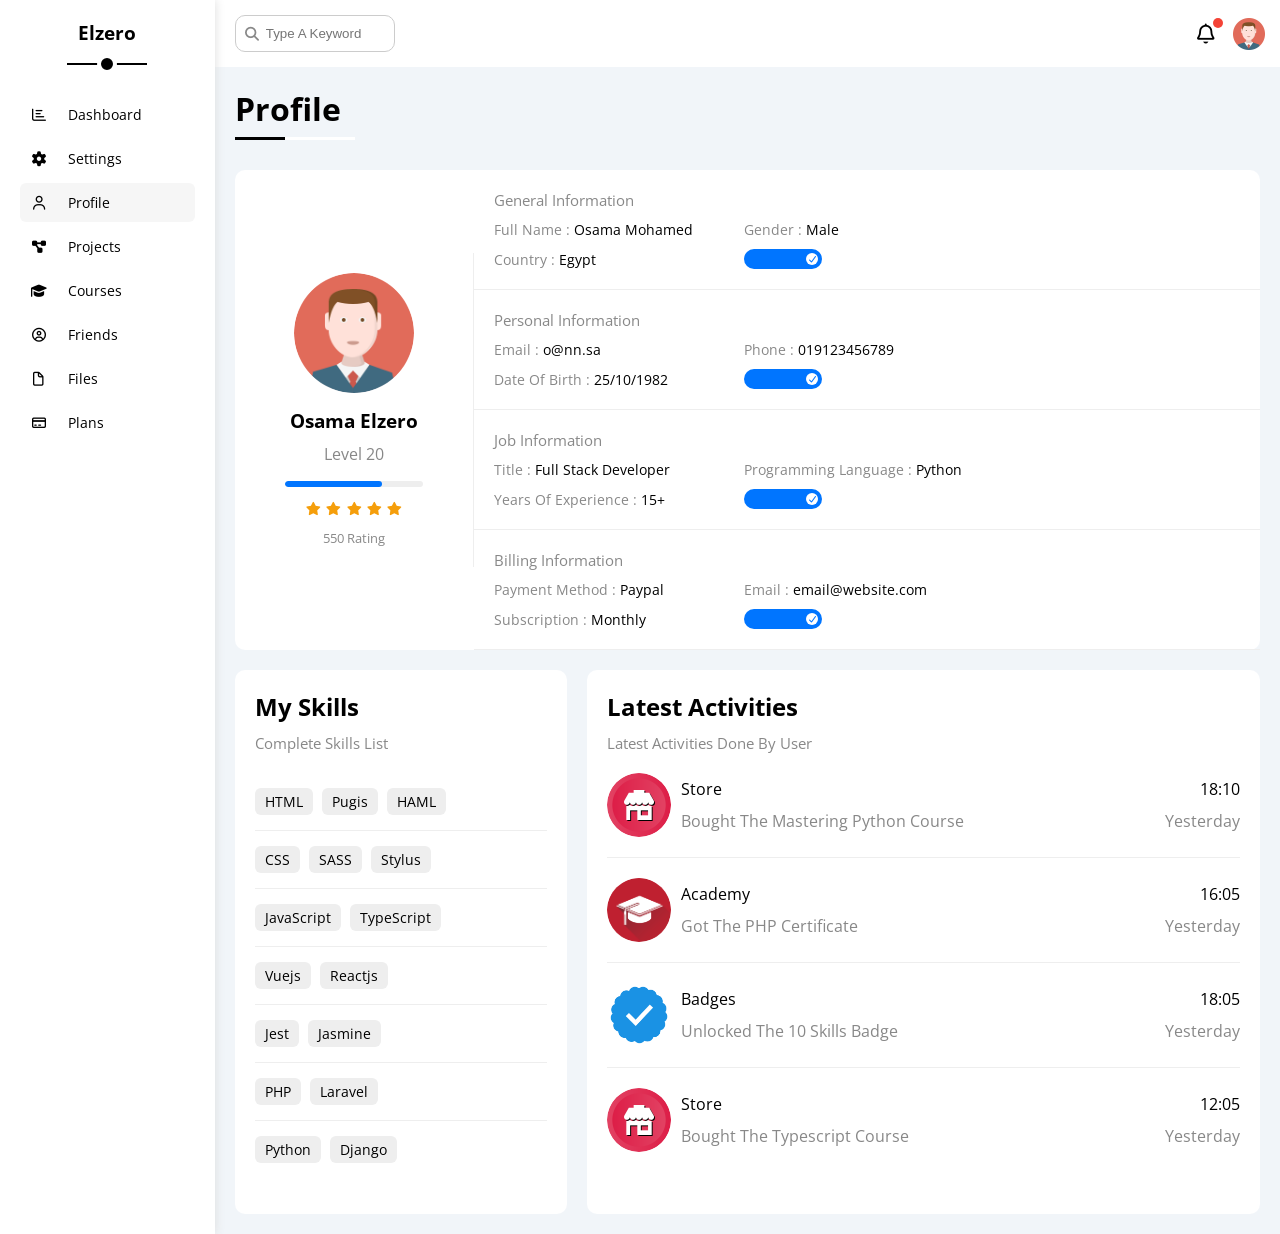
<file: profile.html>
<!DOCTYPE html>
<html lang="en">
<head>
    <meta charset="UTF-8">
    <meta name="viewport" content="width=device-width, initial-scale=1.0">
    <title>Profile</title>
    <!-- Style Sheets -->
    <!-- Web Fonts -->
    <link rel="stylesheet" href="css/all.min.css">
    <!-- Framework Sheet -->
    <link rel="stylesheet" href="css/framework.css">
    <!-- Master CSS File -->
    <link rel="stylesheet" href="css/master.css">
    <!-- Google Fonts -->
    <link rel="preconnect" href="https://fonts.googleapis.com">
    <link rel="preconnect" href="https://fonts.gstatic.com" crossorigin>
    <link href="https://fonts.googleapis.com/css2?family=Open+Sans:ital,wght@0,300..800;1,300..800&display=swap" rel="stylesheet">
</head>
<body>
    <div class="page d-flex">
        <div class="sidebar bg-white p-20 p-relative">
            <h3 class="p-relative txt-c mt-0">Elzero</h3>
            <ul>
                <li>
                    <a class="d-flex align-center fs-14 c-black rad-6 p-10" href="index.html">
                        <i class="fa-regular fa-chart-bar fa-fw"></i>
                        <span>Dashboard</span>
                    </a>
                </li>
                <li>
                    <a class="d-flex align-center fs-14 c-black rad-6 p-10" href="settings.html">
                        <i class="fa-solid fa-gear fa-fw"></i>
                        <span>Settings</span>
                    </a>
                </li>
                <li>
                    <a class="active d-flex align-center fs-14 c-black rad-6 p-10" href="profile.html">
                        <i class="fa-regular fa-user fa-fw"></i>
                        <span>Profile</span>
                    </a>
                </li>
                <li>
                    <a class="d-flex align-center fs-14 c-black rad-6 p-10" href="projects.html">
                        <i class="fa-solid fa-diagram-project fa-fw"></i>
                        <span>Projects</span>
                    </a>
                </li>
                <li>
                    <a class="d-flex align-center fs-14 c-black rad-6 p-10" href="courses.html">
                        <i class="fa-solid fa-graduation-cap fa-fw"></i>
                        <span>Courses</span>
                    </a>
                </li>
                <li>
                    <a class="d-flex align-center fs-14 c-black rad-6 p-10" href="friends.html">
                        <i class="fa-regular fa-circle-user fa-fw"></i>
                        <span>Friends</span>
                    </a>
                </li>
                <li>
                    <a class="d-flex align-center fs-14 c-black rad-6 p-10" href="files.html">
                        <i class="fa-regular fa-file fa-fw"></i>
                        <span>Files</span>
                    </a>
                </li>
                <li>
                    <a class="d-flex align-center fs-14 c-black rad-6 p-10" href="plans.html">
                        <i class="fa-regular fa-credit-card fa-fw"></i>
                        <span>Plans</span>
                    </a>
                </li>
            </ul>
        </div>
        <div class="content w-full">
            <!-- Start Head -->
            <div class="head bg-white p-15 between-flex">
                <div class="search p-relative">
                    <input class="p-10" type="search" placeholder="Type A Keyword" />
                </div>
                <div class="icons d-flex align-center">
                    <span class="notification p-relative">
                        <i class="fa-regular fa-bell fa-lg"></i>
                    </span>
                    <img decoding="async" src="imgs/avatar.png" alt="" />
                </div>
            </div>
            <!-- End Head -->   
            <h1 class="p-relative">Profile</h1> 
            <div class="profile-page m-20">
                <!-- Start Overview -->
                <div class="overview d-flex align-center bg-white rad-10">
                    <div class="avatar-box txt-c p-20">
                        <img class="mb-10 rad-half" src="imgs/avatar.png" alt="">
                        <h3 class="m-0">Osama Elzero</h3>
                        <p class="c-grey mt-10">Level 20</p>
                        <div class="level rad-6 bg-eee p-relative">
                            <span style="width: 70%;"></span>
                        </div>
                        <div class="rating mt-10 mb-10">
                            <i class="fa-solid fa-star c-orange fs-13"></i>
                            <i class="fa-solid fa-star c-orange fs-13"></i>
                            <i class="fa-solid fa-star c-orange fs-13"></i>
                            <i class="fa-solid fa-star c-orange fs-13"></i>
                            <i class="fa-solid fa-star c-orange fs-13"></i>
                        </div>
                        <p class="c-grey fs-13 m-0">550 Rating</p>
                    </div>
                    <div class="info-box w-full txt-c-mobile">
                        <!-- Start Information Row -->
                        <div class="box p-20 d-flex align-center">
                            <h4 class="c-grey fs-15 m-0 w-full">General Information</h4>
                            <div class="fs-14">
                                <span class="c-grey">Full Name :</span>
                                <span>Osama Mohamed</span> 
                            </div>
                            <div class="fs-14">
                                <span class="c-grey">Gender :</span>
                                <span>Male</span> 
                            </div>
                            <div class="fs-14">
                                <span class="c-grey">Country :</span>
                                <span>Egypt</span> 
                            </div>
                            <div class="fs-14">
                                <label>
                                    <input class="toggle-checkbox" type="checkbox" checked>
                                    <div class="toggle-switch"></div>
                                </label>
                            </div>
                        </div>
                        <!-- End Information Row -->
                        <!-- Start Information Row -->
                        <div class="box p-20 d-flex align-center">
                            <h4 class="c-grey fs-15 m-0 w-full">Personal Information</h4>
                            <div class="fs-14">
                                <span class="c-grey">Email :</span>
                                <span>o@nn.sa</span> 
                            </div>
                            <div class="fs-14">
                                <span class="c-grey">Phone :</span>
                                <span>019123456789</span> 
                            </div>
                            <div class="fs-14">
                                <span class="c-grey">Date Of Birth :</span>
                                <span>25/10/1982</span> 
                            </div>
                            <div class="fs-14">
                                <label>
                                    <input class="toggle-checkbox" type="checkbox" checked>
                                    <div class="toggle-switch"></div>
                                </label>
                            </div>
                        </div>
                        <!-- End Information Row -->
                        <!-- Start Information Row -->
                        <div class="box p-20 d-flex align-center">
                            <h4 class="c-grey fs-15 m-0 w-full">Job Information</h4>
                            <div class="fs-14">
                                <span class="c-grey">Title :</span>
                                <span>Full Stack Developer</span> 
                            </div>
                            <div class="fs-14">
                                <span class="c-grey">Programming Language :</span>
                                <span>Python</span> 
                            </div>
                            <div class="fs-14">
                                <span class="c-grey">Years Of Experience :</span>
                                <span>15+</span> 
                            </div>
                            <div class="fs-14">
                                <label>
                                    <input class="toggle-checkbox" type="checkbox" checked>
                                    <div class="toggle-switch"></div>
                                </label>
                            </div>
                        </div>
                        <!-- End Information Row -->
                        <!-- Start Information Row -->
                        <div class="box p-20 d-flex align-center">
                            <h4 class="c-grey fs-15 m-0 w-full">Billing Information</h4>
                            <div class="fs-14">
                                <span class="c-grey">Payment Method :</span>
                                <span>Paypal</span> 
                            </div>
                            <div class="fs-14">
                                <span class="c-grey">Email :</span>
                                <span>email@website.com</span> 
                            </div>
                            <div class="fs-14">
                                <span class="c-grey">Subscription :</span>
                                <span>Monthly</span> 
                            </div>
                            <div class="fs-14">
                                <label>
                                    <input class="toggle-checkbox" type="checkbox" checked>
                                    <div class="toggle-switch"></div>
                                </label>
                            </div>
                        </div>
                        <!-- End Information Row -->
                    </div>
                </div>
                <!-- End Overview -->
                <!-- Start Other Data -->
                <div class="other-data d-flex gap-20">
                    <div class="skills-card bg-white mt-20 rad-10 p-20">
                        <h2 class="mt-0 mb-10">My Skills</h2>
                        <p class="mt-0 mb-20 fs-15 c-grey">Complete Skills List</p>
                        <ul class="txt-c-mobile">
                            <li>
                                <span>HTML</span>
                                <span>Pugis</span>
                                <span>HAML</span>
                            </li>
                            <li class="skills-row">
                                <span>CSS</span>
                                <span>SASS</span>
                                <span>Stylus</span>
                            </li>
                            <li class="skills-row">
                                <span>JavaScript</span>
                                <span>TypeScript</span>
                            </li>
                            <li class="skills-row">
                                <span>Vuejs</span>
                                <span>Reactjs</span>
                            </li>
                            <li class="skills-row">
                                <span>Jest</span>
                                <span>Jasmine</span>
                            </li>
                            <li class="skills-row">
                                <span>PHP</span>
                                <span>Laravel</span>
                            </li>
                            <li class="skills-row">
                                <span>Python</span>
                                <span>Django</span>
                            </li>
                        </ul>
                    </div>
                    <div class="activities bg-white mt-20 rad-10 p-20">
                        <h2 class="mt-0 mb-10">Latest Activities</h2>
                        <p class="mt-0 mb-20 fs-15 c-grey">Latest Activities Done By User</p>
                        <div class="activity d-flex align-center txt-c-mobile">
                            <img src="imgs/activity-01.png" alt="">
                            <div class="info">
                                <span class="d-block mb-10">Store</span>
                                <span class="c-grey">Bought The Mastering Python Course</span>
                            </div>
                            <div class="date">
                                <span class="d-block mb-10">18:10</span>
                                <span class="c-grey">Yesterday</span>
                            </div>
                                            
                        </div>
                        <div class="activity d-flex align-center txt-c-mobile">
                            <img src="imgs/activity-02.png" alt="">
                            <div class="info">
                                <span class="d-block mb-10">Academy</span>
                                <span class="c-grey">Got The PHP Certificate</span>
                            </div>
                            <div class="date">
                                <span class="d-block mb-10">16:05</span>
                                <span class="c-grey">Yesterday</span>
                            </div>
                                            
                        </div>
                        <div class="activity d-flex align-center txt-c-mobile">
                            <img src="imgs/activity-03.png" alt="">
                            <div class="info">
                                <span class="d-block mb-10">Badges</span>
                                <span class="c-grey">Unlocked The 10 Skills Badge</span>
                            </div>
                            <div class="date">
                                <span class="d-block mb-10">18:05</span>
                                <span class="c-grey">Yesterday</span>
                            </div>
                                            
                        </div>
                        <div class="activity d-flex align-center txt-c-mobile">
                            <img src="imgs/activity-01.png" alt="">
                            <div class="info">
                                <span class="d-block mb-10">Store</span>
                                <span class="c-grey">Bought The Typescript Course</span>
                            </div>
                            <div class="date">
                                <span class="d-block mb-10">12:05</span>
                                <span class="c-grey">Yesterday</span>
                            </div>
                                            
                        </div>
                    </div>
                </div>
                
                <!-- End Other Data -->
            </div>
        </div>
    </div>
</body>
</html>
</file>
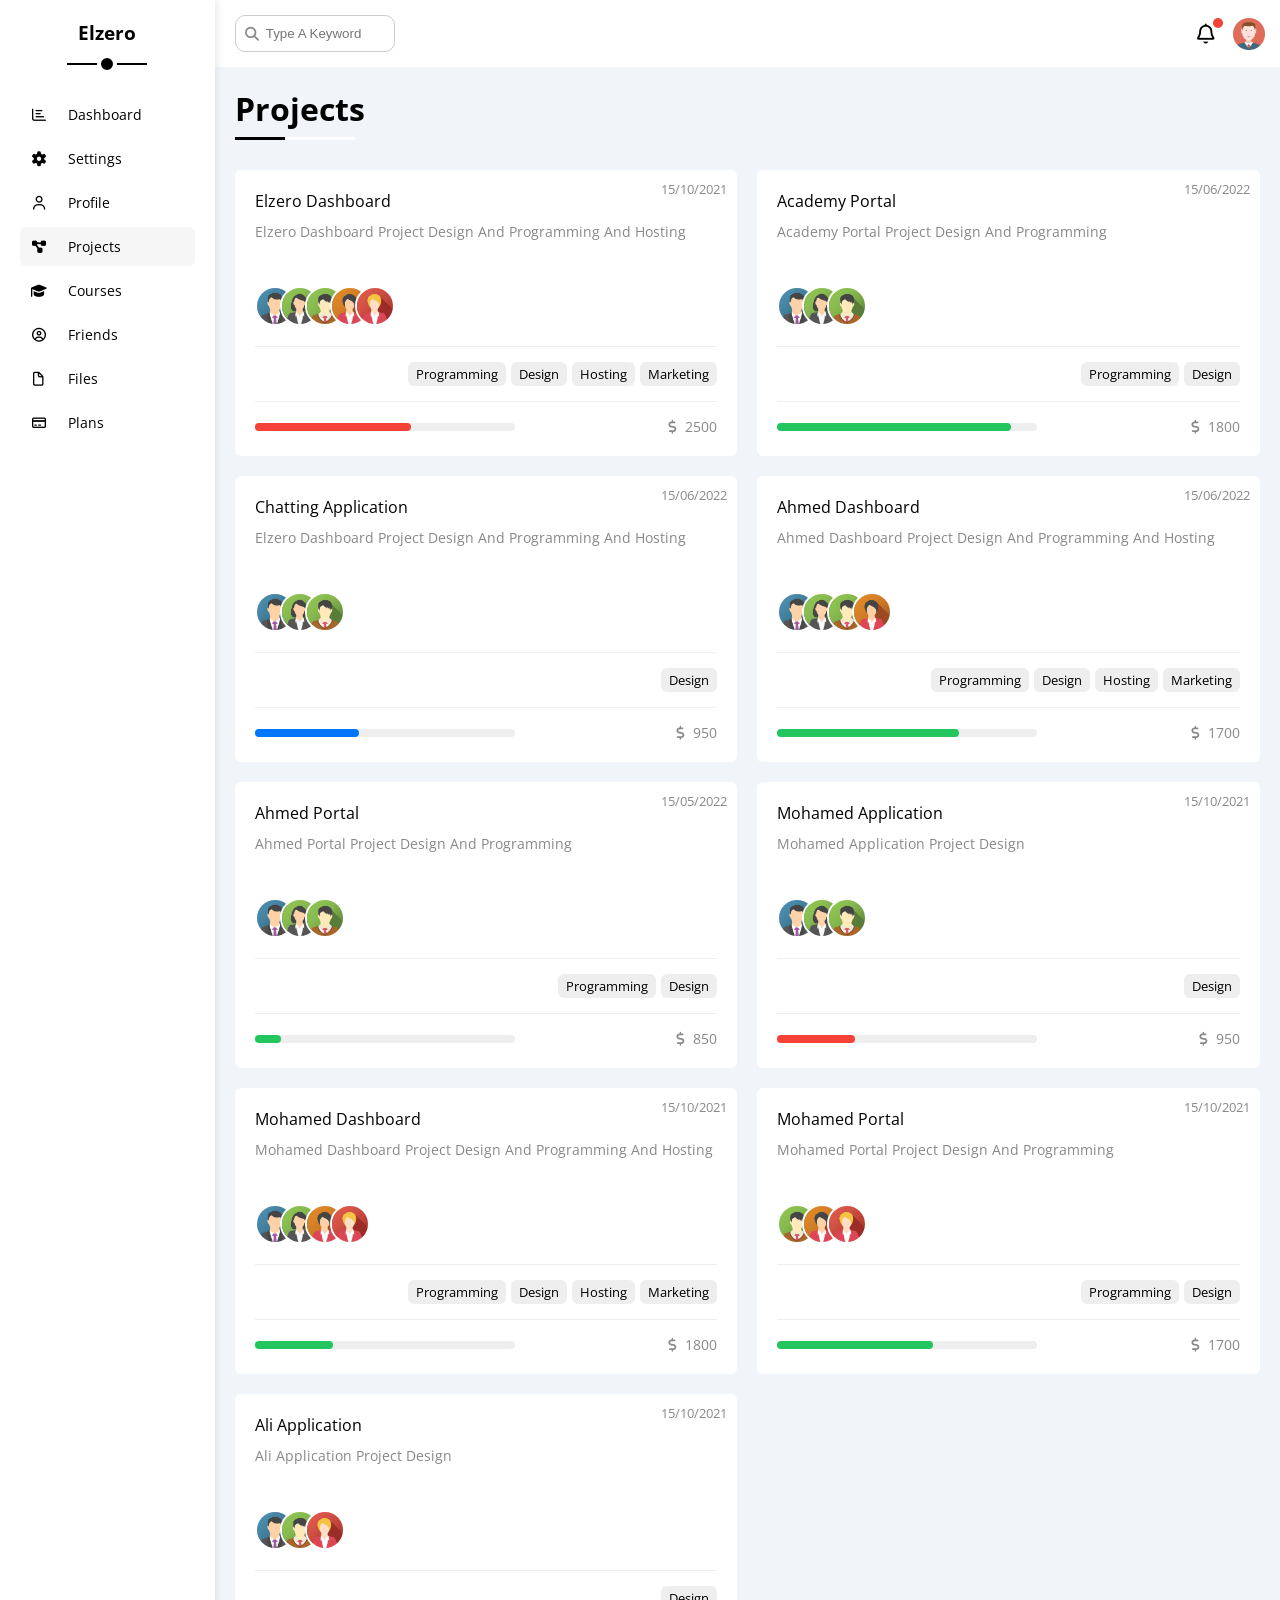
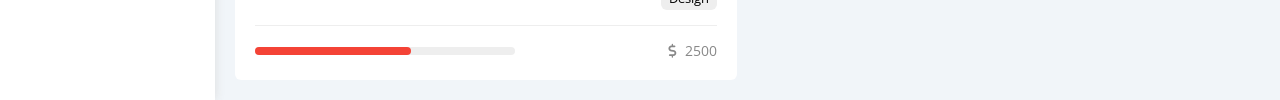
<file: projects.html>
<!DOCTYPE html>
<html lang="en">
<head>
    <meta charset="UTF-8">
    <meta name="viewport" content="width=device-width, initial-scale=1.0">
    <title>Projects</title>
    <!-- Style Sheets -->
    <!-- Web Fonts -->
    <link rel="stylesheet" href="css/all.min.css">
    <!-- Framework Sheet -->
    <link rel="stylesheet" href="css/framework.css">
    <!-- Master CSS File -->
    <link rel="stylesheet" href="css/master.css">
    <!-- Google Fonts -->
    <link rel="preconnect" href="https://fonts.googleapis.com">
    <link rel="preconnect" href="https://fonts.gstatic.com" crossorigin>
    <link href="https://fonts.googleapis.com/css2?family=Open+Sans:ital,wght@0,300..800;1,300..800&display=swap" rel="stylesheet">
</head>
<body>
    <div class="page d-flex">
        <div class="sidebar bg-white p-20 p-relative">
            <h3 class="p-relative txt-c mt-0">Elzero</h3>
            <ul>
                <li>
                    <a class="d-flex align-center fs-14 c-black rad-6 p-10" href="index.html">
                        <i class="fa-regular fa-chart-bar fa-fw"></i>
                        <span>Dashboard</span>
                    </a>
                </li>
                <li>
                    <a class="d-flex align-center fs-14 c-black rad-6 p-10" href="settings.html">
                        <i class="fa-solid fa-gear fa-fw"></i>
                        <span>Settings</span>
                    </a>
                </li>
                <li>
                    <a class="d-flex align-center fs-14 c-black rad-6 p-10" href="profile.html">
                        <i class="fa-regular fa-user fa-fw"></i>
                        <span>Profile</span>
                    </a>
                </li>
                <li>
                    <a class="active d-flex align-center fs-14 c-black rad-6 p-10" href="projects.html">
                        <i class="fa-solid fa-diagram-project fa-fw"></i>
                        <span>Projects</span>
                    </a>
                </li>
                <li>
                    <a class="d-flex align-center fs-14 c-black rad-6 p-10" href="courses.html">
                        <i class="fa-solid fa-graduation-cap fa-fw"></i>
                        <span>Courses</span>
                    </a>
                </li>
                <li>
                    <a class="d-flex align-center fs-14 c-black rad-6 p-10" href="friends.html">
                        <i class="fa-regular fa-circle-user fa-fw"></i>
                        <span>Friends</span>
                    </a>
                </li>
                <li>
                    <a class="d-flex align-center fs-14 c-black rad-6 p-10" href="files.html">
                        <i class="fa-regular fa-file fa-fw"></i>
                        <span>Files</span>
                    </a>
                </li>
                <li>
                    <a class="d-flex align-center fs-14 c-black rad-6 p-10" href="plans.html">
                        <i class="fa-regular fa-credit-card fa-fw"></i>
                        <span>Plans</span>
                    </a>
                </li>
            </ul>
        </div>
        <div class="content w-full">
            <!-- Start Head -->
            <div class="head bg-white p-15 between-flex">
                <div class="search p-relative">
                    <input class="p-10" type="search" placeholder="Type A Keyword" />
                </div>
                <div class="icons d-flex align-center">
                    <span class="notification p-relative">
                        <i class="fa-regular fa-bell fa-lg"></i>
                    </span>
                    <img decoding="async" src="imgs/avatar.png" alt="" />
                </div>
            </div>
            <!-- End Head -->   
            <h1 class="p-relative">Projects</h1> 
            <div class="projects-page d-grid gap-20 m-20">
                <div class="proj bg-white p-20 rad-6 p-relative">
                    <span class="date fs-13 c-grey">15/10/2021</span>
                    <h4 class="m-0">Elzero Dashboard</h4>
                    <p class="c-grey mt-10 mb-10 fs-14">Elzero Dashboard Project Design And Programming And Hosting</p>
                    <div class="team">
                        <a href=""><img src="imgs/team-01.png" alt=""></a>
                        <a href=""><img src="imgs/team-02.png" alt=""></a>
                        <a href=""><img src="imgs/team-03.png" alt=""></a>
                        <a href=""><img src="imgs/team-04.png" alt=""></a>
                        <a href=""><img src="imgs/team-05.png" alt=""></a>
                    </div>
                    <div class="techs d-flex">
                        <span class="fs-13 rad-6 bg-eee">Programming</span>
                        <span class="fs-13 rad-6 bg-eee">Design</span>
                        <span class="fs-13 rad-6 bg-eee">Hosting</span>
                        <span class="fs-13 rad-6 bg-eee">Marketing</span>
                    </div>
                    <div class="info between-flex">
                        <div class="progress bg-eee">
                            <span class="bg-red" style="width: 60%;"></span>
                        </div>
                        <div class="fs-14 c-grey">
                            <i class="fa-solid fa-dollar-sign"></i>
                            2500
                        </div>
                    </div>
                    
                </div>
                <div class="proj bg-white p-20 rad-6 p-relative">
                    <span class="date fs-13 c-grey">15/06/2022</span>
                    <h4 class="m-0">Academy Portal</h4>
                    <p class="c-grey mt-10 mb-10 fs-14">Academy Portal Project Design And Programming</p>
                    <div class="team">
                        <a href=""><img src="imgs/team-01.png" alt=""></a>
                        <a href=""><img src="imgs/team-02.png" alt=""></a>
                        <a href=""><img src="imgs/team-03.png" alt=""></a>
                    </div>
                    <div class="techs d-flex">
                        <span class="fs-13 rad-6 bg-eee">Programming</span>
                        <span class="fs-13 rad-6 bg-eee">Design</span>
                    </div>
                    <div class="info between-flex">
                        <div class="progress bg-eee">
                            <span class="bg-green" style="width: 90%;"></span>
                        </div>
                        <div class="fs-14 c-grey">
                            <i class="fa-solid fa-dollar-sign"></i>
                            1800
                        </div>
                    </div>
                    
                </div>
                <div class="proj bg-white p-20 rad-6 p-relative">
                    <span class="date fs-13 c-grey">15/06/2022</span>
                    <h4 class="m-0">Chatting Application</h4>
                    <p class="c-grey mt-10 mb-10 fs-14">Elzero Dashboard Project Design And Programming And Hosting</p>
                    <div class="team">
                        <a href=""><img src="imgs/team-01.png" alt=""></a>
                        <a href=""><img src="imgs/team-02.png" alt=""></a>
                        <a href=""><img src="imgs/team-03.png" alt=""></a>
                    </div>
                    <div class="techs d-flex">
                        <span class="fs-13 rad-6 bg-eee">Design</span>
                    </div>
                    <div class="info between-flex">
                        <div class="progress bg-eee">
                            <span class="bg-blue" style="width: 40%;"></span>
                        </div>
                        <div class="fs-14 c-grey">
                            <i class="fa-solid fa-dollar-sign"></i>
                            950
                        </div>
                    </div>
                    
                </div>
                <div class="proj bg-white p-20 rad-6 p-relative">
                    <span class="date fs-13 c-grey">15/06/2022</span>
                    <h4 class="m-0">Ahmed Dashboard</h4>
                    <p class="c-grey mt-10 mb-10 fs-14">Ahmed Dashboard Project Design And Programming And Hosting</p>
                    <div class="team">
                        <a href=""><img src="imgs/team-01.png" alt=""></a>
                        <a href=""><img src="imgs/team-02.png" alt=""></a>
                        <a href=""><img src="imgs/team-03.png" alt=""></a>
                        <a href=""><img src="imgs/team-04.png" alt=""></a>
                    </div>
                    <div class="techs d-flex">
                        <span class="fs-13 rad-6 bg-eee">Programming</span>
                        <span class="fs-13 rad-6 bg-eee">Design</span>
                        <span class="fs-13 rad-6 bg-eee">Hosting</span>
                        <span class="fs-13 rad-6 bg-eee">Marketing</span>
                    </div>
                    <div class="info between-flex">
                        <div class="progress bg-eee">
                            <span class="bg-green" style="width: 70%;"></span>
                        </div>
                        <div class="fs-14 c-grey">
                            <i class="fa-solid fa-dollar-sign"></i>
                            1700
                        </div>
                    </div>
                    
                </div>
                <div class="proj bg-white p-20 rad-6 p-relative">
                    <span class="date fs-13 c-grey">15/05/2022</span>
                    <h4 class="m-0">Ahmed Portal</h4>
                    <p class="c-grey mt-10 mb-10 fs-14">Ahmed Portal Project Design And Programming</p>
                    <div class="team">
                        <a href=""><img src="imgs/team-01.png" alt=""></a>
                        <a href=""><img src="imgs/team-02.png" alt=""></a>
                        <a href=""><img src="imgs/team-03.png" alt=""></a>
                    </div>
                    <div class="techs d-flex">
                        <span class="fs-13 rad-6 bg-eee">Programming</span>
                        <span class="fs-13 rad-6 bg-eee">Design</span>
                    </div>
                    <div class="info between-flex">
                        <div class="progress bg-eee">
                            <span class="bg-green" style="width: 10%;"></span>
                        </div>
                        <div class="fs-14 c-grey">
                            <i class="fa-solid fa-dollar-sign"></i>
                            850
                        </div>
                    </div>
                    
                </div>
                <div class="proj bg-white p-20 rad-6 p-relative">
                    <span class="date fs-13 c-grey">15/10/2021</span>
                    <h4 class="m-0">Mohamed Application</h4>
                    <p class="c-grey mt-10 mb-10 fs-14">Mohamed Application Project Design</p>
                    <div class="team">
                        <a href=""><img src="imgs/team-01.png" alt=""></a>
                        <a href=""><img src="imgs/team-02.png" alt=""></a>
                        <a href=""><img src="imgs/team-03.png" alt=""></a>
                    </div>
                    <div class="techs d-flex">
                        <span class="fs-13 rad-6 bg-eee">Design</span>
                    </div>
                    <div class="info between-flex">
                        <div class="progress bg-eee">
                            <span class="bg-red" style="width: 30%;"></span>
                        </div>
                        <div class="fs-14 c-grey">
                            <i class="fa-solid fa-dollar-sign"></i>
                            950
                        </div>
                    </div>
                    
                </div>
                <div class="proj bg-white p-20 rad-6 p-relative">
                    <span class="date fs-13 c-grey">15/10/2021</span>
                    <h4 class="m-0">Mohamed Dashboard</h4>
                    <p class="c-grey mt-10 mb-10 fs-14">Mohamed Dashboard Project Design And Programming And Hosting</p>
                    <div class="team">
                        <a href=""><img src="imgs/team-01.png" alt=""></a>
                        <a href=""><img src="imgs/team-02.png" alt=""></a>
                        <a href=""><img src="imgs/team-04.png" alt=""></a>
                        <a href=""><img src="imgs/team-05.png" alt=""></a>
                    </div>
                    <div class="techs d-flex">
                        <span class="fs-13 rad-6 bg-eee">Programming</span>
                        <span class="fs-13 rad-6 bg-eee">Design</span>
                        <span class="fs-13 rad-6 bg-eee">Hosting</span>
                        <span class="fs-13 rad-6 bg-eee">Marketing</span>
                    </div>
                    <div class="info between-flex">
                        <div class="progress bg-eee">
                            <span class="bg-green" style="width: 30%;"></span>
                        </div>
                        <div class="fs-14 c-grey">
                            <i class="fa-solid fa-dollar-sign"></i>
                            1800
                        </div>
                    </div>
                    
                </div>
                <div class="proj bg-white p-20 rad-6 p-relative">
                    <span class="date fs-13 c-grey">15/10/2021</span>
                    <h4 class="m-0">Mohamed Portal</h4>
                    <p class="c-grey mt-10 mb-10 fs-14">Mohamed Portal Project Design And Programming</p>
                    <div class="team">
                        <a href=""><img src="imgs/team-03.png" alt=""></a>
                        <a href=""><img src="imgs/team-04.png" alt=""></a>
                        <a href=""><img src="imgs/team-05.png" alt=""></a>
                    </div>
                    <div class="techs d-flex">
                        <span class="fs-13 rad-6 bg-eee">Programming</span>
                        <span class="fs-13 rad-6 bg-eee">Design</span>
                    </div>
                    <div class="info between-flex">
                        <div class="progress bg-eee">
                            <span class="bg-green" style="width: 60%;"></span>
                        </div>
                        <div class="fs-14 c-grey">
                            <i class="fa-solid fa-dollar-sign"></i>
                            1700
                        </div>
                    </div>
                    
                </div>
                <div class="proj bg-white p-20 rad-6 p-relative">
                    <span class="date fs-13 c-grey">15/10/2021</span>
                    <h4 class="m-0">Ali Application</h4>
                    <p class="c-grey mt-10 mb-10 fs-14">Ali Application Project Design</p>
                    <div class="team">
                        <a href=""><img src="imgs/team-01.png" alt=""></a>
                        <a href=""><img src="imgs/team-03.png" alt=""></a>
                        <a href=""><img src="imgs/team-05.png" alt=""></a>
                    </div>
                    <div class="techs d-flex">
                        <span class="fs-13 rad-6 bg-eee">Design</span>
                    </div>
                    <div class="info between-flex">
                        <div class="progress bg-eee">
                            <span class="bg-red" style="width: 60%;"></span>
                        </div>
                        <div class="fs-14 c-grey">
                            <i class="fa-solid fa-dollar-sign"></i>
                            2500
                        </div>
                    </div>
                    
                </div>
            </div>
        </div>
    </div>
</body>
</html>
</file>
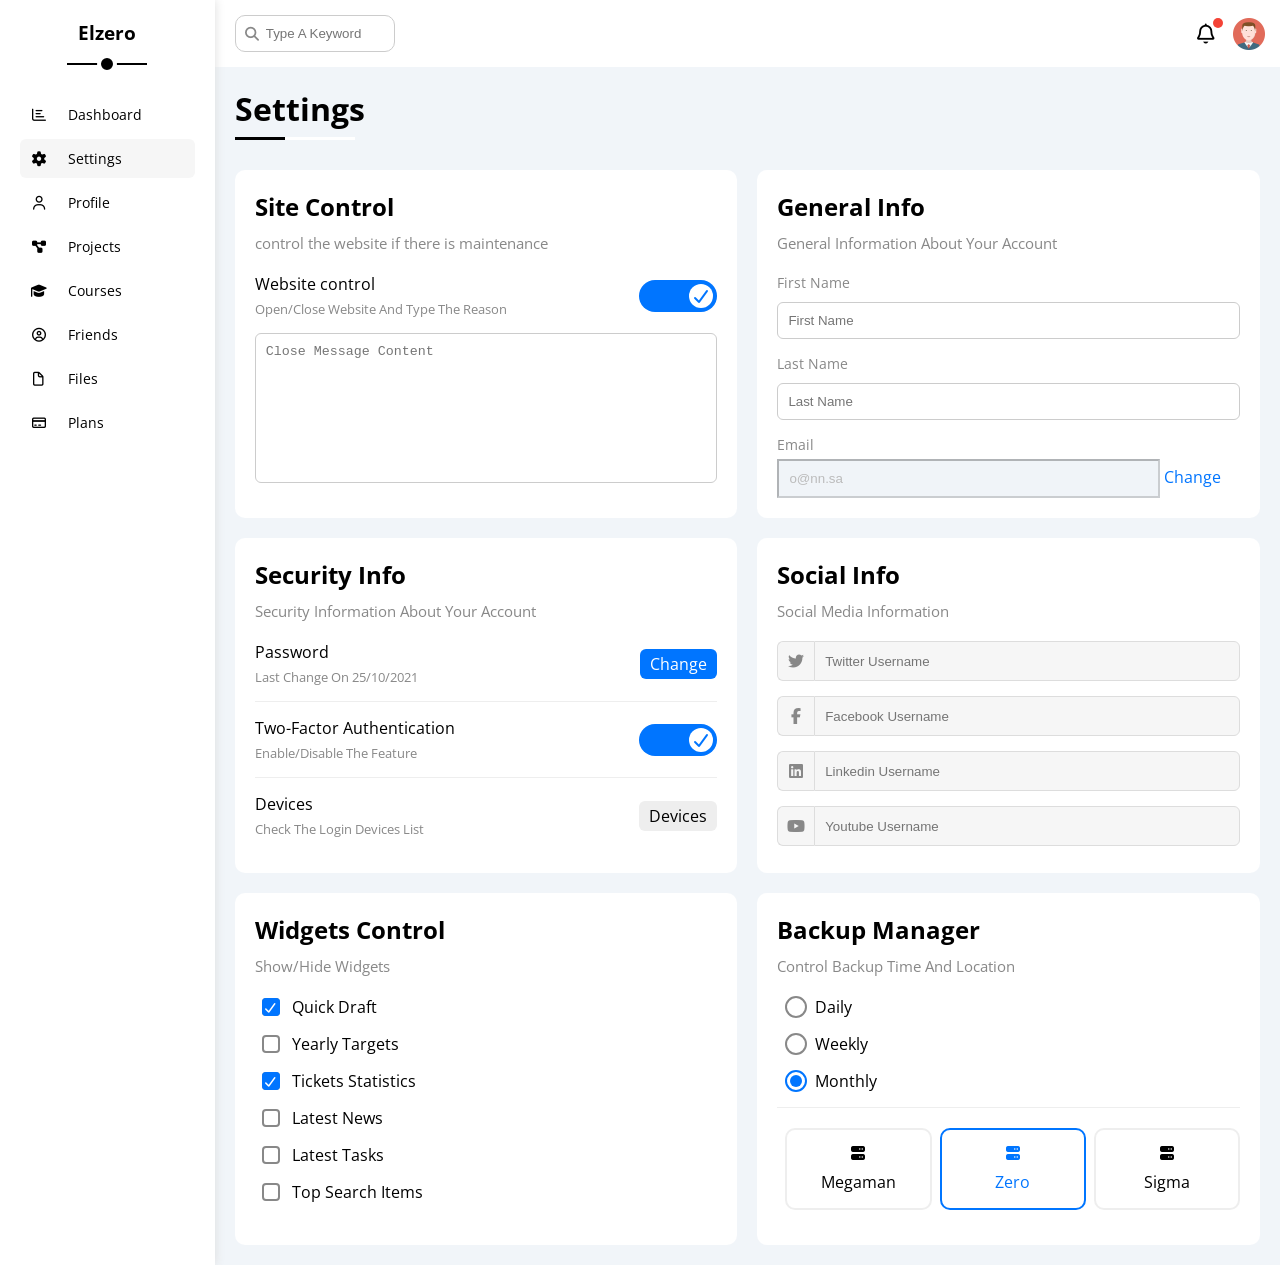
<file: settings.html>
<!DOCTYPE html>
<html lang="en">
<head>
    <meta charset="UTF-8">
    <meta name="viewport" content="width=device-width, initial-scale=1.0">
    <title>Settings</title>
    <!-- Style Sheets -->
    <!-- Web Fonts -->
    <link rel="stylesheet" href="css/all.min.css">
    <!-- Framework Sheet -->
    <link rel="stylesheet" href="css/framework.css">
    <!-- Master CSS File -->
    <link rel="stylesheet" href="css/master.css">
    <!-- Google Fonts -->
    <link rel="preconnect" href="https://fonts.googleapis.com">
    <link rel="preconnect" href="https://fonts.gstatic.com" crossorigin>
    <link href="https://fonts.googleapis.com/css2?family=Open+Sans:ital,wght@0,300..800;1,300..800&display=swap" rel="stylesheet">
</head>
<body>
    <div class="page d-flex">
        <div class="sidebar bg-white p-20 p-relative">
            <h3 class="p-relative txt-c mt-0">Elzero</h3>
            <ul>
                <li>
                    <a class="d-flex align-center fs-14 c-black rad-6 p-10" href="index.html">
                        <i class="fa-regular fa-chart-bar fa-fw"></i>
                        <span>Dashboard</span>
                    </a>
                </li>
                <li>
                    <a class="active d-flex align-center fs-14 c-black rad-6 p-10" href="settings.html">
                        <i class="fa-solid fa-gear fa-fw"></i>
                        <span>Settings</span>
                    </a>
                </li>
                <li>
                    <a class="d-flex align-center fs-14 c-black rad-6 p-10" href="profile.html">
                        <i class="fa-regular fa-user fa-fw"></i>
                        <span>Profile</span>
                    </a>
                </li>
                <li>
                    <a class="d-flex align-center fs-14 c-black rad-6 p-10" href="projects.html">
                        <i class="fa-solid fa-diagram-project fa-fw"></i>
                        <span>Projects</span>
                    </a>
                </li>
                <li>
                    <a class="d-flex align-center fs-14 c-black rad-6 p-10" href="courses.html">
                        <i class="fa-solid fa-graduation-cap fa-fw"></i>
                        <span>Courses</span>
                    </a>
                </li>
                <li>
                    <a class="d-flex align-center fs-14 c-black rad-6 p-10" href="friends.html">
                        <i class="fa-regular fa-circle-user fa-fw"></i>
                        <span>Friends</span>
                    </a>
                </li>
                <li>
                    <a class="d-flex align-center fs-14 c-black rad-6 p-10" href="files.html">
                        <i class="fa-regular fa-file fa-fw"></i>
                        <span>Files</span>
                    </a>
                </li>
                <li>
                    <a class="d-flex align-center fs-14 c-black rad-6 p-10" href="plans.html">
                        <i class="fa-regular fa-credit-card fa-fw"></i>
                        <span>Plans</span>
                    </a>
                </li>
            </ul>
        </div>
        <div class="content w-full">
            <!-- Start Head -->
            <div class="head bg-white p-15 between-flex">
                <div class="search p-relative">
                    <input class="p-10" type="search" placeholder="Type A Keyword" />
                </div>
                <div class="icons d-flex align-center">
                    <span class="notification p-relative">
                        <i class="fa-regular fa-bell fa-lg"></i>
                    </span>
                    <img decoding="async" src="imgs/avatar.png" alt="" />
                </div>
            </div>
            <!-- End Head -->   
            <h1 class="p-relative">Settings</h1> 
            <div class="settings-page m-20 d-grid gap-20">
                <!-- Start Settings Box -->
                <div class="bg-white rad-10 p-20">
                    <h2 class="mt-0 mb-10">Site Control</h2>
                    <p class="mt-0 mb-20 c-grey fs-15">control the website if there is maintenance</p>
                    <div class="mb-15 between-flex">
                        <div>
                            <span>Website control</span>
                            <p class="c-grey mt-5 mb-0 fs-13">Open/Close Website And Type The Reason</p>
                        </div>
                        <div>
                            <label>
                                <input class="toggle-checkbox" type="checkbox" checked>
                                <div class="toggle-switch"></div>
                            </label>
                        </div>
                    </div>                    
                    <textarea class="close-message p-10 rad-6 d-block w-full" placeholder="Close Message Content"></textarea>
                </div>
                <!-- End Settings Box -->
                <!-- Start General Info  -->
                <div class="general-info bg-white rad-10 p-20">
                    <h2 class="mt-0 mb-10 ">General Info</h2>
                    <p class="mt-0 mb-20 c-grey fs-15">General Information About Your Account</p>
                    <div class="mb-15">
                        <label for="first" class="fs-14 c-grey d-block mb-10">First Name</label>
                        <input class="b-none p-10 border-ccc rad-6 d-block w-full" type="text" placeholder="First Name" id="first">
                    </div>
                    <div class="mb-15">
                        <label for="second" class="fs-14 c-grey d-block mb-10">Last Name</label>
                        <input class="b-none p-10 border-ccc rad-6 d-block w-full" type="text" placeholder="Last Name" id="second">
                    </div>
                    <div>
                        <label for="email" class="fs-14 c-grey d-block mb-5">Email</label>
                        <input class="email p-10" type="email" value="o@nn.sa" disabled id="email">
                        <a href="" class="c-blue">Change</a>
                    </div>   
                </div>
                <!-- End Security Info  -->
                <div class="security-info bg-white rad-10 p-20">
                    <h2 class="mt-0 mb-10">Security Info </h2>
                    <p class="mt-0 mb-20 c-grey fs-15">Security Information About Your Account </p>   
                    <div class="sec-box between-flex mb-15">
                        <div>
                            <span class="d-block">Password</span>
                            <p class="c-grey mt-5 mb-0 fs-13">Last Change On 25/10/2021</p>
                        </div>
                        <a href="" class="button btn-shape bg-blue c-white">Change</a>
                    </div> 
                    <div class="sec-box between-flex mb-15">
                        <div>
                            <span>Two-Factor Authentication</span>
                            <p class="c-grey mt-5 mb-0 fs-13">Enable/Disable The Feature</p>
                        </div>
                        <label>
                            <input class="toggle-checkbox" type="checkbox" checked>
                            <div class="toggle-switch"></div>
                        </label>
                    </div> 
                    <div class="sec-box between-flex">
                        <div>
                            <span class="d-block">Devices</span>
                            <p class="c-grey mt-5 mb-0 fs-13">Check The Login Devices List</p>
                        </div>
                        <a href="" class="btn-shape bg-eee c-black">Devices</a>
                    </div>               
                </div>
                <div class="social-boxes bg-white rad-10 p-20">
                    <h2 class="mt-0 mb-10">Social Info </h2>
                    <p class="mt-0 mb-20 c-grey fs-15">Social Media Information</p>   
                    <div class="d-flex align-center mb-15">
                        <i class="fa-brands fa-twitter center-flex c-grey"></i>
                        <input class="w-full" type="text" placeholder="Twitter Username">
                    </div>
                    <div class="d-flex align-center mb-15">
                        <i class="fa-brands fa-facebook-f center-flex c-grey"></i>
                        <input class="w-full" type="text" placeholder="Facebook Username">
                    </div>
                    <div class="d-flex align-center mb-15">
                        <i class="fa-brands fa-linkedin center-flex c-grey"></i>
                        <input class="w-full" type="text" placeholder="Linkedin Username">
                    </div>
                    <div class="d-flex align-center">
                        <i class="fa-brands fa-youtube center-flex c-grey"></i>
                        <input class="w-full" type="text" placeholder="Youtube Username">
                    </div>
                </div>
                <div class="widgets-control bg-white rad-10 p-20">
                    <h2 class="mt-0 mb-10">Widgets Control</h2>
                    <p class="mt-0 mb-20 c-grey fs-15">Show/Hide Widgets</p>   
                    <div class="control d-flex align-center mb-15">
                        <input type="checkbox" id="one" checked>
                        <label for="one">Quick Draft</label>
                    </div>
                    <div class="control d-flex align-center mb-15">
                        <input type="checkbox" id="two">
                        <label for="two">Yearly Targets</label>
                    </div>
                    <div class="control d-flex align-center mb-15">
                        <input type="checkbox" id="three" checked>
                        <label for="three">Tickets Statistics</label>
                    </div>
                    <div class="control d-flex align-center mb-15">
                        <input type="checkbox" id="four">
                        <label for="four">Latest News</label>
                    </div>
                    <div class="control d-flex align-center mb-15">
                        <input type="checkbox" id="five">
                        <label for="five">Latest Tasks</label>
                    </div>
                    <div class="control d-flex align-center mb-15">
                        <input type="checkbox" id="six">
                        <label for="six">Top Search Items</label>
                    </div>
                </div>
                <div class="backup-control bg-white rad-10 p-20">
                    <h2 class="mt-0 mb-10">Backup Manager</h2>
                    <p class="mt-0 mb-20 c-grey fs-15">Control Backup Time And Location</p>   
                    <div class="date d-flex align-center mb-15">
                        <input type="radio" name="time" id="daily" checked>
                        <label for="daily">Daily</label>
                    </div>
                    <div class="date d-flex align-center mb-15">
                        <input type="radio" name="time" id="weekly" checked>
                        <label for="weekly">Weekly</label>
                    </div>
                    <div class="date d-flex align-center mb-15">
                        <input type="radio" name="time" id="monthly" checked>
                        <label for="monthly">Monthly</label>
                    </div>
                    <div class="servers d-flex align-center txt-c">

                        <input type="radio" name="servers" id="server-one">
                        <div class="server mb-15 rad-10 w-full ">
                            <label class="d-block m-15" for="server-one">
                                <i class="fa-solid fa-server d-block mb-10"></i>
                                Megaman
                            </label>
                        </div>

                        <input type="radio" name="servers" id="server-two" checked>
                        <div class="server mb-15 rad-10 w-full ">
                            <label class="d-block m-15" for="server-two">
                                <i class="fa-solid fa-server d-block mb-10"></i>
                                Zero
                            </label>
                        </div>
                        
                        <input type="radio" name="servers" id="server-three">
                        <div class="server mb-15 rad-10 w-full ">
                            <label class="d-block m-15" for="server-three">
                                <i class="fa-solid fa-server d-block mb-10"></i>
                                Sigma
                            </label>
                        </div>
                    </div>
    
                </div>
            </div>
        </div>
    </div>
</body>
</html>
</file>
<file: css/framework.css>
:root {
    --blue-color: #0075ff;
    --blue-alt-color: #0d69d5;
    --orange-color: #f59e0b;
    --green-color: #22c55e;
    --red-color: #f44336;
    --grey-color: #888;
}
/* Start Box */
.d-flex {
    display: flex;
}
.f-wrap {
    flex-wrap: wrap;
}
.f-1 {
    flex: 1;
}
.align-center {
    align-items: center;
}
.space-between {
    justify-content: space-between;
}
.d-grid {
    display: grid;
}
.gap-20 {
    gap: 20px;
}
.d-block {
    display: block;
}
@media (max-width: 767px) {
    .block-mobile {
        display: block;
    }
    .hide-mobile {
        display: none;
    }
}
/* End Box */
/* Start Padding + Margin */
.p-5 {
    padding: 5px;
}
.p-10 {
    padding: 10px;
}
.p-20 {
    padding: 20px;
}
.p-15 {
    padding: 15px;
}
.pt-10 {
    padding-top: 10px;
}
.pt-15 {
    padding-top: 15px;
}
.pt-20 {
    padding-top: 20px;
}
.pb-10 {
    padding-bottom: 10px;
}
.pb-15 {
    padding-bottom: 15px;
}
.pb-20 {
    padding-bottom: 20px;
}
.pl-15 {
    padding-left: 15px;
}
.m-0 {
    margin: 0;
}
.m-15 {
    margin: 15px;
}
.m-20 {
    margin: 20px;
}
.mt-0 {
    margin-top: 0;
}
.mt-5 {
    margin-top: 5px;
}
.mt-10 {
    margin-top: 10px;
}
.mt-15 {
    margin-top: 15px;
}
.mt-20 {
    margin-top: 20px;
}
.mt-25 {
    margin-top: 25px;
}
.ml-20 {
    margin-left: 20px;
}
.mr-10 {
    margin-right: 10px;
}
.mr-15 {
    margin-right: 15px;
}
.mr-20 {
    margin-right: 20px;
}
.mb-0 {
    margin-bottom: 0;
}
.mb-5 {
    margin-bottom: 5px;
}
.mb-10 {
    margin-bottom: 10px;
}
.mb-15 {
    margin-bottom: 15px;
}
.mb-20 {
    margin-bottom: 20px;
}
.mb-25 {
    margin-bottom: 25px;
}
/* End Padding + Margin */
/* Start Width */
.w-full {
    width: 100%;
}
.w-fit {
    width: fit-content;
}
.w-100 {
    width: 100px;
}
.h-full {
    height: 100%;
}
.h-100 {
    height: 100px;
}
/* End Width */
/* Start Color */
.bg-white {
    background-color: white;
}
.bg-eee {
    background-color: #eee;
}
.bg-blue {
    background-color: var(--blue-color);
}
.bg-orange {
    background-color: var(--orange-color)
}
.bg-green {
    background-color: var(--green-color);
}
.bg-red {
    background-color: var(--red-color);
}
.c-black {
    color: black;
}
.c-grey {
    color: var(--grey-color);
}
.c-white {
    color: white;
}
.c-blue {
    color: var(--blue-color);
}
.c-orange {
    color: var(--orange-color);
}
.c-green {
    color: var(--green-color);
}
.c-red {
    color: var(--red-color);
}
/* End Color */
/* Start Position */
.p-relative {
    position: relative;
}
.p-absolute {
    position: absolute;
}
/* End Position */
/* Start Font */
.txt-c {
    text-align: center;
}
.fs-13 {
    font-size: 13px;
}
.fs-14 {
    font-size: 14px;
}
.fs-15 {
    font-size: 15px;
}
.fs-25 {
    font-size: 25px;
}
.fwb {
    font-weight: bold;
}
@media (max-width: 767px) {
    .txt-c-mobile {
        text-align: center;
    }
}
/* End Font */
/* Start Border */
.b-none {
    border: none;
}
.border-eee {
    border: 1px solid #eee;
}
.border-ccc {
    border: 1px solid #ccc;
}
.border-r-ccc {
    border-right: 1px solid #ccc;
}
.rad-6 {
    border-radius: 6px;
}
.rad-10 {
    border-radius: 10px;
}
.rad-half {
    border-radius: 50%;
}
/* End Border */
/* Start Components */
.between-flex {
    display: flex;
    align-items: center;
    justify-content: space-between;
}
.center-flex {
    display: flex;
    justify-content: center;
    align-items: center;
}
.btn-shape {
    padding: 4px 10px;
    border-radius: 6px;
}
/* End Components */
</file>
<file: css/master.css>
:root {
    --blue-color: #0075ff;
    --blue-alt-color: #0d69d5;
    --orange-color: #f59e0b;
    --green-color: #22c55e;
    --red-color: #f44336;
    --grey-color: #888;
}
* {
    -webkit-box-sizing: border-box;
    -moz-box-sizing: border-box;
    box-sizing: border-box;
}
body {
    font-family: "Open Sans", sans-serif;
    margin: 0;
}
*:focus {
    outline: none;
}
a {
    text-decoration: none;
}
ul {
    list-style: none;
    padding: 0;
}
::-webkit-scrollbar {
    width: 15px;
}
::-webkit-scrollbar-thumb {
    background-color: var(--blue-color);
    border-radius: 10px;
}
::-webkit-scrollbar-thumb:hover {
    background-color: var(--blue-alt-color);
}
::-webkit-scrollbar-track {
    background-color: white;
}
.page {
    background-color: #f1f5f9;
    min-height: 100vh;
}
/* Start Sidebar */
.sidebar {
    width: 250px;
    box-shadow: 0 0 10px #ddd;
}
.sidebar > h3 {
    margin-bottom: 50px;
}
.sidebar h3::before,
.sidebar h3::after {
    content: '';
    position: absolute;
    background-color: black;
    left: 50%;
    transform: translateX(-50%);
}
.sidebar h3::before {
    height: 2px;
    width: 80px;
    bottom: -20px;
}
.sidebar h3::after {
    width: 12px;
    height: 12px;
    border-radius: 50%;
    bottom: -29px;
    border: 4px solid white;
}
.sidebar ul li a {
    margin-bottom: 5px;
    transition: 0.3s;
}
.sidebar ul li a span {
    font-size: 14px;
    margin-left: 10px;
}
.sidebar ul li a.active,
.sidebar ul li a:hover {
    background-color: #f6f6f6;
}
.sidebar ul li a i {
    margin-right: 10px;
}
@media (max-width: 767px) {
    .sidebar {
        width: 58px;
        padding: 10px;
    }
    .sidebar > h3 {
        font-size: 13px;
        margin-bottom: 15px;
    }
    .sidebar h3::before,
    .sidebar h3::after {
        display: none;
    }
    .sidebar ul li span {
        display: none;
    }
    
}
/* End Sidebar */
/* Start Content */
.content {
    overflow: hidden;
}
.content .search::before {
    position: absolute;
    content: '\f002';
    font-family: "Font Awesome 5 Free";
    font-weight: 900;
    top: 50%;
    transform: translateY(-50%);
    left: 15px;
    font-size: 14px;
    color: var(--grey-color);
}
.content .search input {
    border: 1px solid #ccc;
    border-radius: 10px;
    margin-left: 5px;
    transition: 0.3s;
    padding-left: 30px;
    width: 160px;
    transition: width 0.3s;
}
.content .search input:focus {
    width: 200px;
}
.head .search input:focus::placeholder {
    opacity: 0;
}
.content .icons .notification::before {
    position: absolute;
    content: '';
    width: 10px;
    height: 10px;
    border-radius: 50%;
    background-color: var(--red-color); 
    right: -5px;
    top: -5px;
}
.content .icons  img {
    width: 32px;
    height: 32px;
    margin-left: 15px;
}
.page h1 {
    margin: 20px 20px 40px;
}
.page h1::before,
.page h1::after {
    content: '';
    position: absolute;
    height: 3px;
    bottom: -10px;
    left: 0;
}
.page h1::before {
    background-color: white;
    width: 120px;
}
.page h1::after {
    background-color: black;
    width: 50px;
}
.wrapper {
    grid-template-columns: repeat(auto-fill , minmax(450px , 1fr));
    margin-left: 20px;
    margin-right: 20px;
    margin-bottom: 20px;
}
@media (max-width: 767px) {
    .wrapper {
    grid-template-columns: minmax(200px , 1fr);
    margin-left: 10px;
    margin-right: 10px;
    gap: 10px;
}
}
/* End Content */
/* Start Welcome Widget */
.welcome {
    overflow: hidden;
}
.welcome .intro img {
    width: 200px;
    margin-bottom: -10px;
}
.welcome .avatar {
    width: 64px;
    height: 64px;
    padding: 2px;
    box-shadow: 0 0 5px #ddd;
    margin-top: -32px;
    margin-left: 20px;
    border: 2px solid white;
    border-radius: 50%;
}
.welcome .body {
    border-top: 1px solid #eee;
    border-bottom: 1px solid #eee;
}
.welcome .body > div {
    flex: 1;
}
.welcome .visit {
    margin: 0 15px 15px auto;
    transition: .3s;
}
.welcome .visit:hover {
    background-color: var(--blue-alt-color);
}
@media (max-width: 767px) {
    .welcome .intro {
        padding-bottom: 30px;
    }
    .welcome .avatar {
        margin-left: 0;
    }
    .welcome .body > div:not(:last-child) {
        margin-bottom: 20px;
    }
}
/* End Welcome Widget */
/* Start Quick Draft Widget */
.quick-draft textarea {
    resize: none;
    height: 180px;
}
.quick-draft [type="submit"] {
    margin-left: auto;
    transition: 0.3s;
    cursor: pointer;
}
input[type="submit"]:hover {
    background-color: var(--blue-alt-color);
}
/* End Quick Draft Widget */
/* Start Targets */
.targets .target-row .icon {
    width: 80px;
    height: 80px;
    margin-right: 15px;
}
.targets .details {
    flex: 1;
}
.targets .details .progress {
    height: 4px;
    
}
.targets .details .progress > span {
    position: absolute;
    left: 0;
    top: 0;
    height: 100%;
}
.targets .details .progress span span {
    position: absolute;
    bottom: 16px;
    right: -16px;
    color: white;
    padding: 2px 5px;
    border-radius: 6px;
    font-size: 13px;
}
.targets .details .progress span span::after {
    content: '';
    position: absolute;
    border-width: 5px;
    border-style: solid;
    border-color: transparent;
    bottom: -10px;
    left: 50%;
    transform: translateX(-50%);
    color: white;
}
.targets .details .progress .blue span::after {
    border-top-color: var(--blue-color);
}
.targets .details .progress .orange span::after {
    border-top-color: var(--orange-color);
}
.targets .details .progress .green span::after {
    border-top-color: var(--green-color);
}
.blue .icon,
.blue .progress {
    background-color: #0075ff63;
}
.orange .icon,
.orange .progress {
    background-color: rgb(245 158 11 / 20%);
}
.green .icon,
.green .progress {
    background-color: #22c55e63;
}
/* End Targets */
/* Start Tickets */
.tickets .box {
    border: 1px solid #ccc;
    width: calc(50% - 10px);
}
@media (max-width: 767px) {
    .tickets .box {
        width: 100%;
    }
}
/* End Tickets */
/* Start News */
.news .news-row:not(:last-of-type) {
    border-bottom: 1px solid #eee;
    margin-bottom: 20px;
    padding-bottom: 20px;
}
.news .news-row img {
    width: 100px;
    border-radius: 6px;
    margin-right: 15px;
}
.news .news-row .info {
    flex: 1;
}
.news .info h3 {
    margin: 0 0 6px;
    font-size: 16px;
}
.news .news-row .label {
    border-radius: 5px;
    padding: 5px;
}
@media (max-width: 767px) {
    .news .news-row {
        display: block;
    }
    .news .news-row .label {
        margin: 10px auto;
        width: fit-content;
    }
}
/* End News */
/* Start Tasks */
.latest-tasks .task-row:not(:last-child) {
    margin-bottom: 15px;
    padding-bottom: 15px;
    border-bottom: 1px solid #eee;
}
.latest-tasks .info {
    flex: 1;
}
.latest-tasks .done {
    opacity: .3;
}
.latest-tasks .done .info {
    text-decoration: line-through;
}
.latest-tasks .delete {
    cursor: pointer;
    transition: .3s;
}
.latest-tasks .delete:hover {
    color: var(--red-color);
}
/* End Tasks */
/* Start Latest Uploads */
.uploads i {
    margin-right: 20px;
    font-size: 40px;
}
/* End Latest Uploads */
/* Start Latest Uploads */
.latest-uploads ul li:not(:last-child) {
    border-bottom: 1px solid #eee;
}
.latest-uploads ul li img {
    width: 40px;
    height: 40px;
}
/* End Latest Uploads */
/* Start Project */
.project ul::before {
    content: '';
    height: 100%;
    width: 2px;
    left: 11px;
    background-color: var(--blue-color);
    position: absolute;
}
.project ul li::before {
    display: block;
    content: '';
    width: 20px;
    height: 20px;
    border-radius: 50%;
    outline: 2px solid var(--blue-color);
    border: 2px solid white;
    background-color: white;
    margin-right: 15px;
    z-index: 1;
}
.project ul li.done::before {
    background-color: var(--blue-color);
}
.project ul li.current::before {
    animation: change-background .8s infinite alternate ;
}
.project .launch-icon {
    position: absolute;
    width: 100px;
    right: 0;
    bottom: 0;
    opacity: 0.1;
}
/* End Project */
/* Start Reminders */
.reminders ul li .key {
    width: 15px;
    height: 15px;
}
.reminders ul li > .blue {
    border-left: 2px solid var(--blue-color);
}
.reminders ul li > .green {
    border-left: 2px solid var(--green-color);
}
.reminders ul li > .orange {
    border-left: 2px solid var(--orange-color);
}
.reminders ul li > .red {
    border-left: 2px solid var(--red-color);
}
/* End Reminders */
/* Start Latest Post */
.latest-post .avatar {
    width: 48px;
    height: 48px;
}
.latest-post .post-content {
    border-top: 1px solid #eee;
    border-bottom: 1px solid #eee;
    line-height: 1.8;
}
/* End Latest Post */
/* Start Social Media */
.social-media .box {
    padding-left: 70px;
}
.social-media .box i {
    position: absolute;
    left: 0;
    top: 0;
    width: 52px;
    transition: 0.3s;
}
.social-media .box i:hover {
    transform: rotate(5deg);
}
.social-media .twitter {
    background-color: rgb(29 161 242 / 20%);
    color: #1da1f2;
}
.social-media .twitter i,
.social-media .twitter a {
    background-color: #1da1f2;
}
.social-media .facebook {
    background-color: rgb(24 119 242 / 20%);
    color: #1da1f2;
}
.social-media .facebook i,
.social-media .facebook a {
    background-color: #1877f2;
}
.social-media .youtube {
    background-color: rgb(255 0 0 / 20%);
    color: #ff0000;
}
.social-media .youtube i,
.social-media .youtube a {
    background-color: #ff0000;
}
.social-media .linkedin {
    background-color: rgb(0 119 181 / 20%);
    color: #0077b5;
}
.social-media .linkedin i,
.social-media .linkedin a {
    background-color: #0077b5;
}
/* End Social Media */
/* Start Projects Table */
.projects .responsive-table {
    overflow-x: auto;
}
.projects table {
    min-width: 1000px;
    border-spacing: 0;
}
.projects table td {
    padding: 15px;
}
.projects table tbody tr:hover td {
    background-color: #faf7f7;
}
.projects table thead td {
    font-weight: bold;
    background-color: #eee;
}
.projects table tbody td {
    border-bottom: 1px solid #eee;
    border-left: 1px solid #eee;
    transition: .3s;
}
.projects table tbody tr td:last-child {
    border-right: 1px solid #eee;
}
.projects table img {
    width: 32px;
    height: 32px;
    border-radius: 50%;
    padding: 2px;
    background-color: white;
}
.projects table img:not(:first-child) {
    margin-left: -20px;
}
.projects table .label {
    font-size: 13px;
}
/* End Projects Table */
/* Start Settings */
.toggle-checkbox {
    -webkit-appearance: none;
    appearance: none;
    display: none;
}
.toggle-switch {
    width: 78px;
    height: 32px;
    border-radius: 16px;
    position: relative;
    transition: .3s;
    cursor: pointer;
    background-color: #ccc;
}
.toggle-switch::before {
    position: absolute;
    top: 4px;
    left: 4px;
    content: '\f00d';
    font-family: "Font Awesome 5 Free";
    font-weight: 900;
    background-color: white;
    color: #aaa;
    width: 24px;
    height: 24px;
    border-radius: 50%;
    display: flex;
    align-items: center;
    justify-content: center;
    transition: .3s;

}
.toggle-checkbox:checked + .toggle-switch {
    background-color: var(--blue-color);
}
.toggle-checkbox:checked + .toggle-switch::before {
    left: 50px;
    color: var(--blue-color);
    content: '\f00c';
}
/* End Settings */
/*  Start Settings Box  */
.settings-page {
    grid-template-columns: repeat(auto-fill , minmax(500px , 1fr));
}
@media (max-width: 767px) {
    .settings-page {
        grid-template-columns: minmax(100px , 1fr);
        margin-left: 10px;
        margin-right: 10px;
        gap: 10px;
    }
}
.settings-page .close-message {
    resize: none;
    border: 1px solid #ccc;
    min-height: 150px;
}
.settings-page .email {
    display: inline-flex;
    width: calc(100% - 80px);
}
.settings-page .sec-box {
    padding-bottom: 15px;
}
.settings-page .sec-box:not(:last-of-type) {
    border-bottom: 1px solid #eee;
}
.settings-page .sec-box .button {
    transition: .3s;
}
.settings-page .sec-box .button:hover {
    background-color: var(--blue-alt-color);
}
.settings-page .social-boxes i {
    width: 40px;
    height: 40px;
    background-color: #f6f6f6;
    border: 1px solid #ddd;
    border-right: none;
    border-radius: 6px 0 0 6px;
    transition: .3s;
}
.settings-page .social-boxes input {
    height: 40px;
    background-color: #f6f6f6;
    border: 1px solid #ddd;
    padding-left: 10px;
    border-radius: 0 6px 6px 0;
}
.settings-page .social-boxes >div:focus-within i {
    color: black;
}
.settings-page :disabled {
    cursor: no-drop;
    background-color: #F0F4F8;
    color: #bbb;
}
.widgets-control .control input[type="checkbox"] {
    -webkit-appearance: none;
    appearance: none;
}
.widgets-control .control label {
    padding-left: 30px;
    cursor: pointer;
    position: relative;
}
.widgets-control .control label::before {
    content: '';
    position: absolute;
    left: 0;
    top: 50%;
    width: 14px;
    height: 14px;
    border: 2px solid var(--grey-color);
    margin-top: -9px;
    border-radius: 4px;
}
.widgets-control .control label::after {
    content: '\f00c';
    position: absolute;
    font-family: "Font Awesome 5 Free";
    font-weight: 900;
    left: 0;
    top: 50%;
    margin-top: -9px;
    background-color: var(--blue-color);
    color: white;
    font-size: 12px;
    width: 18px;
    height: 18px;
    display: flex;
    justify-content: center;
    align-items: center;
    border-radius: 4px;    
    transform: scale(0) rotate(360deg);
    transition: .3s;
}
.widgets-control .control label:hover::before {
    border-color: var(--blue-alt-color);
}
.widgets-control .control input[type="checkbox"]:checked + label::after {
    transform: scale(1);
}
/*  End Settings Box  */
/* Start Backup Manager */
.backup-control input[type="radio"] {
    -webkit-appearance: none;
    appearance: none;
}
.backup-control .date label {
    position: relative;
    padding-left: 30px;
    cursor: pointer;
}
.backup-control .date label::before {
    content: '';
    position: absolute;
    width: 18px;
    height: 18px;
    border-radius: 50%;
    border: 2px solid var(--grey-color);
    left: 0;
    top: 50%;
    margin-top: -11px;
    cursor: pointer;
}
.backup-control .date label::after {
    content: '';
    position: absolute;
    width: 12px;
    height: 12px;
    border-radius: 50%;
    background-color: var(--blue-color);
    left: 5px;
    top: 5px;
    transform: scale(0);
    transition: .3s;
}
.backup-control .date label:hover::before {
    border-color: var(--blue-color);
}
.backup-control .date input[type= "radio"]:checked + label::before {
    border-color: var(--blue-color);
}
.backup-control .date input[type= "radio"]:checked + label::after {
    transform: scale(1);
}
.backup-control .servers {
    padding-top: 20px;
    border-top: 1px solid #eee;
}
@media (max-width: 767px) {
    .backup-control .servers {
        flex-wrap: wrap;
    }
}
.backup-control .servers .server {
    border: 2px solid #eee;
    position: relative;
}
.backup-control .servers .server label {
    cursor: pointer;
}
.backup-control .servers .server label i {
    margin-left: auto;
    margin-right: auto;
}
.backup-control .servers input[type="radio"]:checked + .server {
    border-color: var(--blue-color);
    color: var(--blue-color);
}
/* End Backup Manager */
/* Start Profile Page */
@media (max-width: 767px) {
    .profile-page .overview {
    flex-direction: column;
}
}
.profile-page .avatar-box {
    width: 300px;
}
@media (min-width: 768px) {
    .profile-page .avatar-box {
        border-right: 1px solid #eee;
    }
}
.profile-page img {
    width: 120px;
    height: 120px;
}
.profile-page .level {
    height: 6px;
    overflow: hidden;
    margin:auto;
    width: 70%;
}
.profile-page .level span {
    position: absolute;
    left: 0;
    top: 0;
    background-color: var(--blue-color);
    height: 100%;
    border-radius: 6px;
}
.profile-page .info-box .box {
  flex-wrap: wrap;
  border-bottom: 1px solid #eee;
  transition: 0.3s;
}
@media (max-width: 767px) {
    .profile-page .info-box .box {
        justify-content: center;
    }
}
.profile-page .info-box .box:hover {
  background-color: #f9f9f9;
}
.profile-page .info-box .box > div {
  min-width: 250px;
  padding: 10px 0 0;
}
.profile-page .info-box h4 {
  font-weight: normal;
}
/* Start Training Code */
.profile-page .info-box .toggle-switch {
  height: 20px;
}
@media (max-width: 767px) {
  .profile-page .info-box .toggle-switch {
    margin: auto;
  }
}
.profile-page .info-box .toggle-switch::before {
  width: 12px;
  height: 12px;
  font-size: 8px;
}
.profile-page .info-box .toggle-checkbox:checked + .toggle-switch::before {
  left: 62px;
}
/* Start Skills Card */
@media (max-width: 767px) {
    .profile-page .other-data {
        flex-direction: column;
    }
}
.profile-page .skills-card {
    flex-grow: 1;
}
.profile-page .skills-card ul li {
    padding: 15px 0 ;
}
.profile-page .skills-card ul li:not(:last-child) {
    border-bottom: 1px solid #eee;
}
.profile-page .skills-card ul li span {
    display: inline-flex;
    padding: 4px 10px;
    background-color: #eee;
    border-radius: 6px;
    font-size: 14px;
}
.profile-page .skills-card ul li span:not(:last-child) {
    margin-right: 5px;
}
.profile-page .activities {
    flex-grow: 2;
}
@media (max-width: 767px) {
    .profile-page .activity {
        flex-direction: column;
    }
    .profile-page .activity img {
        margin-right: 0;
        margin-bottom: 15px;
    }
    .profile-page .activity .date {
        margin-top: 15px;
    }
}
.profile-page .activity:not(:last-child) {
    border-bottom: 1px solid #eee;
    padding-bottom: 20px;
    margin-bottom: 20px;
}
.profile-page .activity img {
    width: 64px;
    height: 64px;
    margin-right: 10px;
    border-radius: 50%;
}
@media (min-width: 768px) {
    .profile-page .activity .date {
        margin-left: auto;
        text-align: right;
    }
}
/* End Skills Card */
/* End Profile Page */
.projects-page {
    grid-template-columns: repeat(auto-fill , minmax(500px ,1fr));
}
@media (max-width: 767px) {
    .projects-page {
        grid-template-columns: minmax(200px , 1fr);
        margin-left: 10px;
        margin-right: 10px;
        gap: 10px;
    }
}
.projects-page .date {
    position: absolute;
    right: 10px;
    top: 10px;
}
.projects-page .proj h4 {
    font-weight: normal;
}
.projects-page .team {
    position: relative;
    min-height: 80px;
}
.projects-page .team a {
    position: absolute;
    left: 0;
    bottom: 0;    
}
.projects-page .proj .team a:nth-child(2) {
    left: 25px;
}
.projects-page .proj .team a:nth-child(3) {
    left: 50px;
}
.projects-page .proj .team a:nth-child(4) {
    left: 75px;
}
.projects-page .proj .team a:nth-child(5) {
    left: 100px;
}
.projects-page .proj .team a:hover {
    z-index: 1000;
}
.projects-page .team img {
    width: 40px;
    height: 40px;
    border-radius: 50%;
    border: 2px solid white;
}
.projects-page .techs {
    justify-content: flex-end;
    border-top: 1px solid #eee;
    padding-top: 15px;
    margin-top: 15px;
}
@media (max-width: 767px) {
    .projects-page .techs {
        flex-direction: column;
    }
}
.projects-page .techs span {
    padding: 3px 8px;
    margin-left: 5px;
    width: fit-content;
}
@media (max-width: 767px) {
    .projects-page .techs span:not(:last-child) {
        margin-bottom: 15px;
    }
}
.projects-page .info {
    border-top: 1px solid #eee;
    margin-top: 15px;
    padding-top: 15px;
}
@media (max-width: 767px) {
    .projects-page .info {
        flex-direction: column;
    }
}
.projects-page .progress {
    height: 8px;
    width: 260px;
    position: relative;
    border-radius: 6px;
}
@media (max-width: 767px) {
    .projects-page .progress {
        margin-bottom: 15px;
    }
}
.projects-page .progress span {
    position: absolute;
    left: 0;
    top: 0;
    height: 100%;
    border-radius: 6px;
}
/* End Projects Page */
/* Start Courses Page */
.courses-page {
    grid-template-columns: repeat(auto-fill,minmax(300px ,1fr));
}
@media (max-width: 767px) {
    .courses-page {
        grid-template-columns: minmax(200px,1fr);
        margin-left: 10px;
        margin-right: 10px;
        gap: 10px;
    }
}
.courses-page .course {
    overflow: hidden;
}
.courses-page .course .cover {
    max-width: 100%;
}
.courses-page .course .instructor {
    width: 64px;
    height: 64px;
    border-radius: 50%;
    border: 2px solid white;
    position: absolute;
    left: 20px;
    top: 20px;
}
.courses-page .course .description {
    line-height: 1.8;
}
.courses-page .course .info {
    border-top: 1px solid #eee;
    font-size: 13px;
}
.courses-page .course .info .title {
    position: absolute;
    left: 50%;
    transform: translateX(-50%);
    font-size: 13px;
    top: -13px;
}
/* End Courses Page */
/* Start Friends Page */
.friends-page {
    grid-template-columns: repeat(auto-fill,minmax(300px , 1fr));
}
@media (max-width: 767px) {
    .friends-page {
        grid-template-columns: minmax(200px , 1fr);
        margin-left: 10px;
        margin-right: 10px;
        gap: 10px;
    }
}
.friends-page .contact {
    position: absolute;
    left: 10px;
    top: 10px;
}
.friends-page .contact i {
    background-color: #eee;
    padding: 10px;
    border-radius: 50%;
    color: #666;
    font-size: 13px;
    cursor: pointer;
    transition: .3s;
    display: inline-flex;
    justify-content: center;
    align-items: center;
    width: 33px;
}
.friends-page .contact i:hover {
    background-color: var(--blue-color);
    color: white;
}
.friends-page .friend .icons {
    border-bottom: 1px solid #eee;
    border-top: 1px solid #eee;
    margin-top: 15px;
    margin-bottom: 15px;
    padding-top: 15px;
    padding-bottom: 15px;
}
.friends-page .friend .icons i {
    margin-right: 5px;
}
.friends-page .friend .icons .vip {
    position: absolute;
    right: 0;
    top: 50%;
    transform: translateY(-50%);
    font-size: 40px;
    opacity: 0.2;
}
/* End Friends Page */
/* Start Files Page */
.files-page {
    flex-direction: row-reverse;
    align-items: flex-start;
}
@media (max-width: 767px) {
    .files-page {
        flex-direction: column;
        align-items: normal;
    }
}
.files-page .files-stats {
    min-width: 260px;
}
.files-page .files-stats .icon {
    width: 40px;
    height: 40px;
    margin-right: 10px;
}
.files-page .files-stats .size {
    margin-left: auto;
}
.files-page .files-stats .blue {
    background-color: rgb(0 117 255 / 20%);
}
.files-page .files-stats .green {
    background-color: rgb(34 197 94 / 20%);
}
.files-page .files-stats .red {
    background-color: rgb(244 67 54 / 20%);
}
.files-page .files-stats .orange {
    background-color: rgb(245 158 11 / 20%);
}
.files-page .files-stats .upload {
    margin: 15px auto 0;
    padding: 10px 15px;
    transition: 0.3s;
}
.files-page .files-stats .upload:hover {
    background-color: var(--blue-alt-color);
}
.files-page .files-stats .upload:hover i {
    animation: go-up 0.8s infinite;
}
.files-page .files-content {
    flex: 1;
    grid-template-columns: repeat(auto-fill , minmax(200px , 1fr));
}
.files-page .files-content img {
    width: 64px;
    height: 64px;
    transition: .3s;
}
.files-page .files-content .file:hover img {
    transform: rotate(5deg);
}
.files-page .files-content .info {
    border-top: 1px solid #eee;
}
/* End Files Page */
/* Start Plans File */
.plans-page {
    grid-template-columns: repeat(auto-fill, minmax(450px , 1fr));
}
@media (max-width: 767px) {
    .plans-page {
        grid-template-columns: minmax(250px , 1fr);
        margin-left: 10px;
        margin-right: 10px;
        gap: 10px;
    }
}
.plans-page .plan .top {
    border: 3px solid white;
    outline: 3px solid transparent;
}
.plans-page .plan.green .top {
    outline-color: var(--green-color);
}
.plans-page .plan.blue .top {
    outline-color: var(--blue-color);
}
.plans-page .plan.orange .top {
    outline-color: var(--orange-color);
}
.plans-page .plan .price {
    position: relative;
    font-size: 40px;
    width: fit-content;
    margin: auto;
}
.plans-page .plan .price span {
    position: absolute;
    left: -20px;
    top: 0;
    font-size: 25px;
}
.plans-page .plan ul li {
    padding: 15px 0;
    display: flex;
    align-items: center;
    font-size: 15px;
    border-bottom: 1px solid #eee;
}
.plans-page .plan ul li .yes {
    color: var(--green-color);
}
.plans-page .plan ul i:not(.yes , .help) {
    color: var(--red-color);
}
.plans-page .plan ul li i:first-child {
    font-size: 18px;
    margin-right: 5px;
}
.plans-page .plan ul li .help {
    color: var(--grey-color);
    margin-left: auto;
    cursor: pointer;
}
/* End Plans File */
/* Start Animation */
@keyframes change-background {
    from {
        background-color: var(--blue-color);
    }
    to {
        background-color: white;
    }
}
@keyframes go-up {
    0%,100% {
        transform: translateY(0)
        }
    50% {
        transform: translateY(-5px);
    }
}
/* End Animation */
</file>
